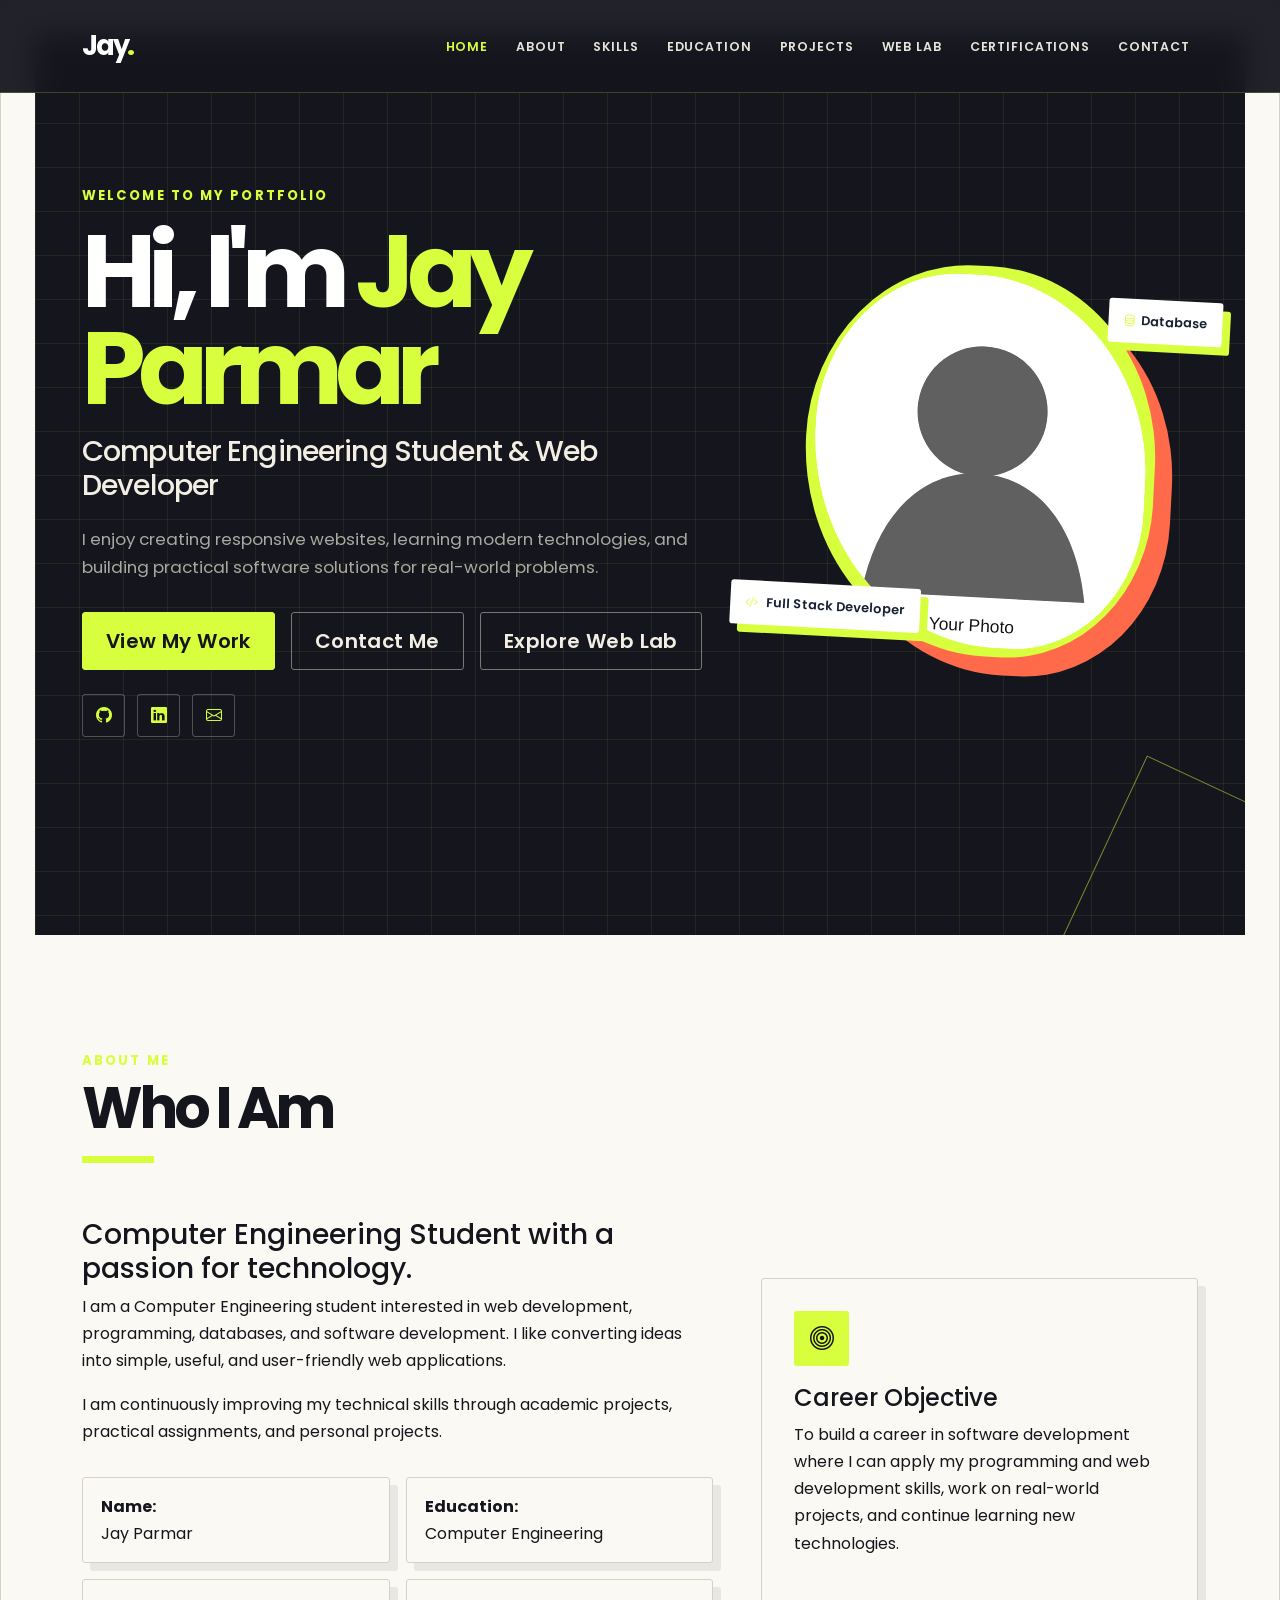
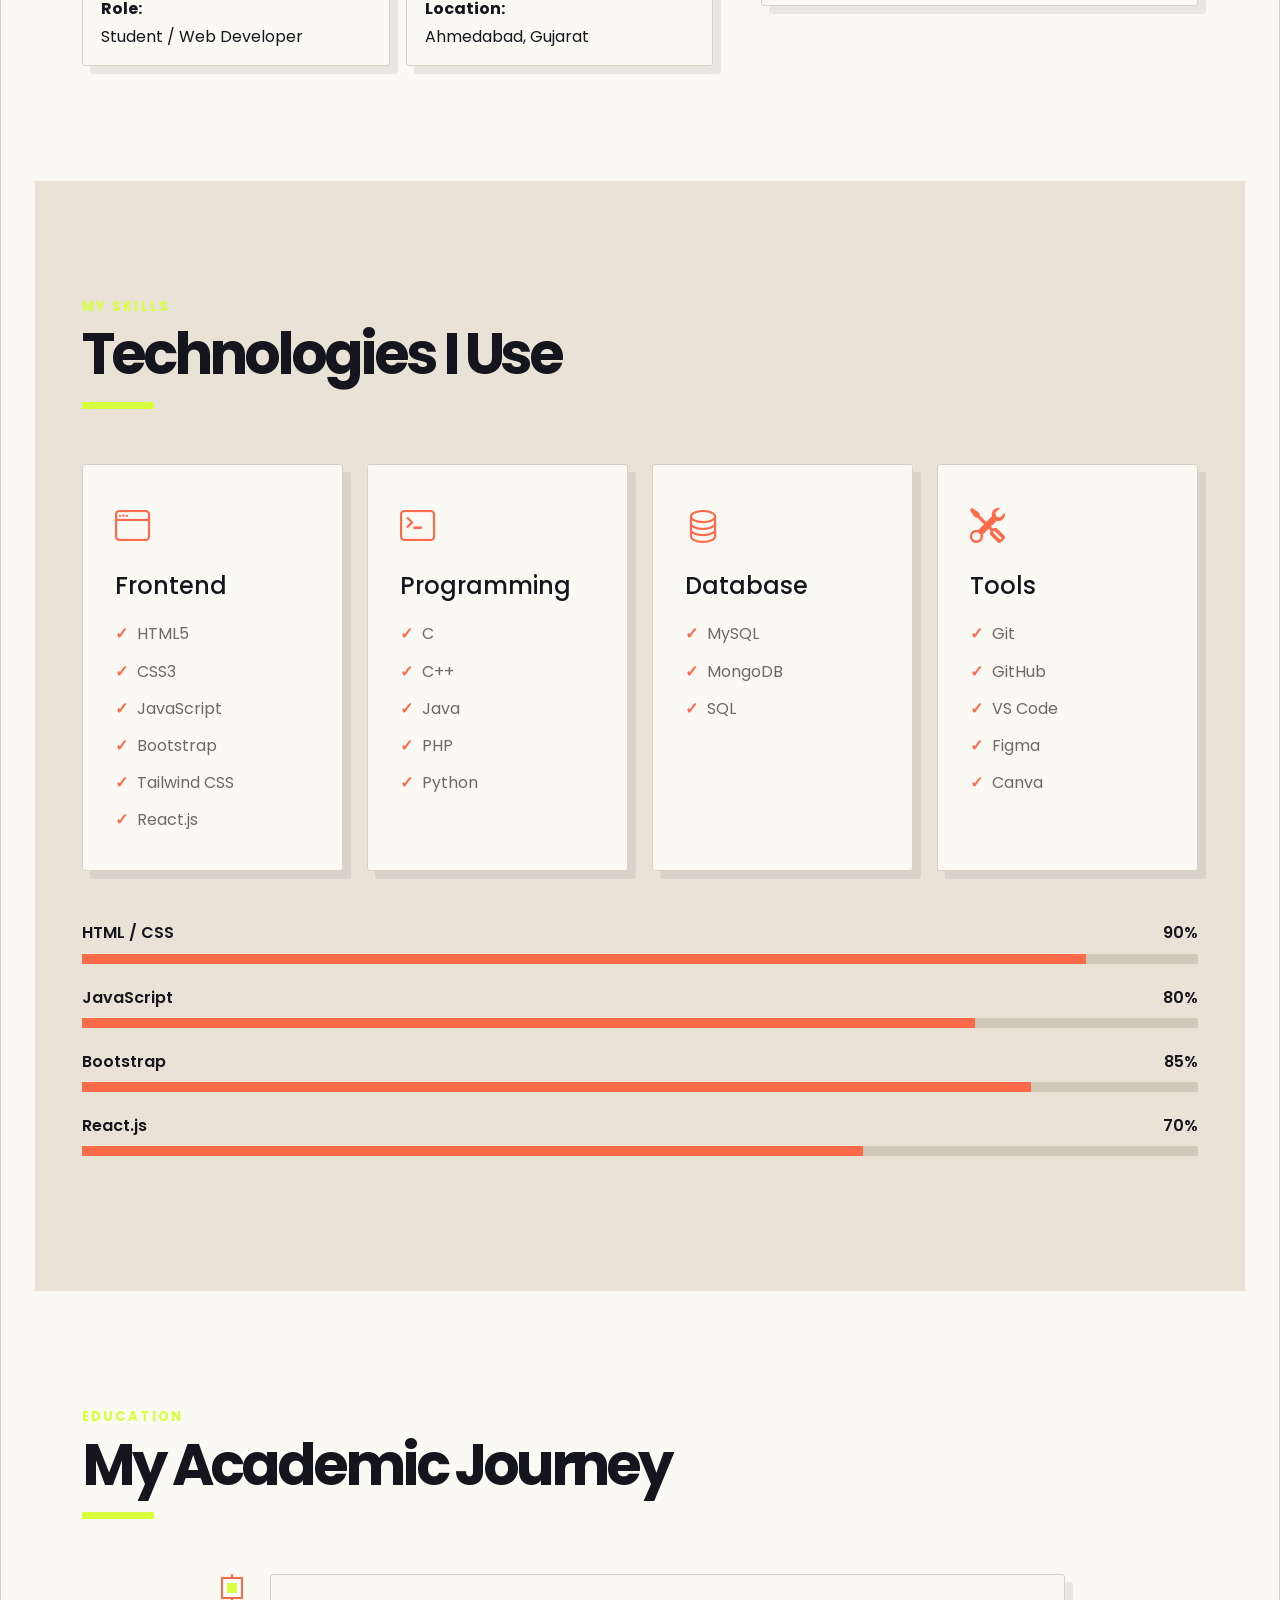
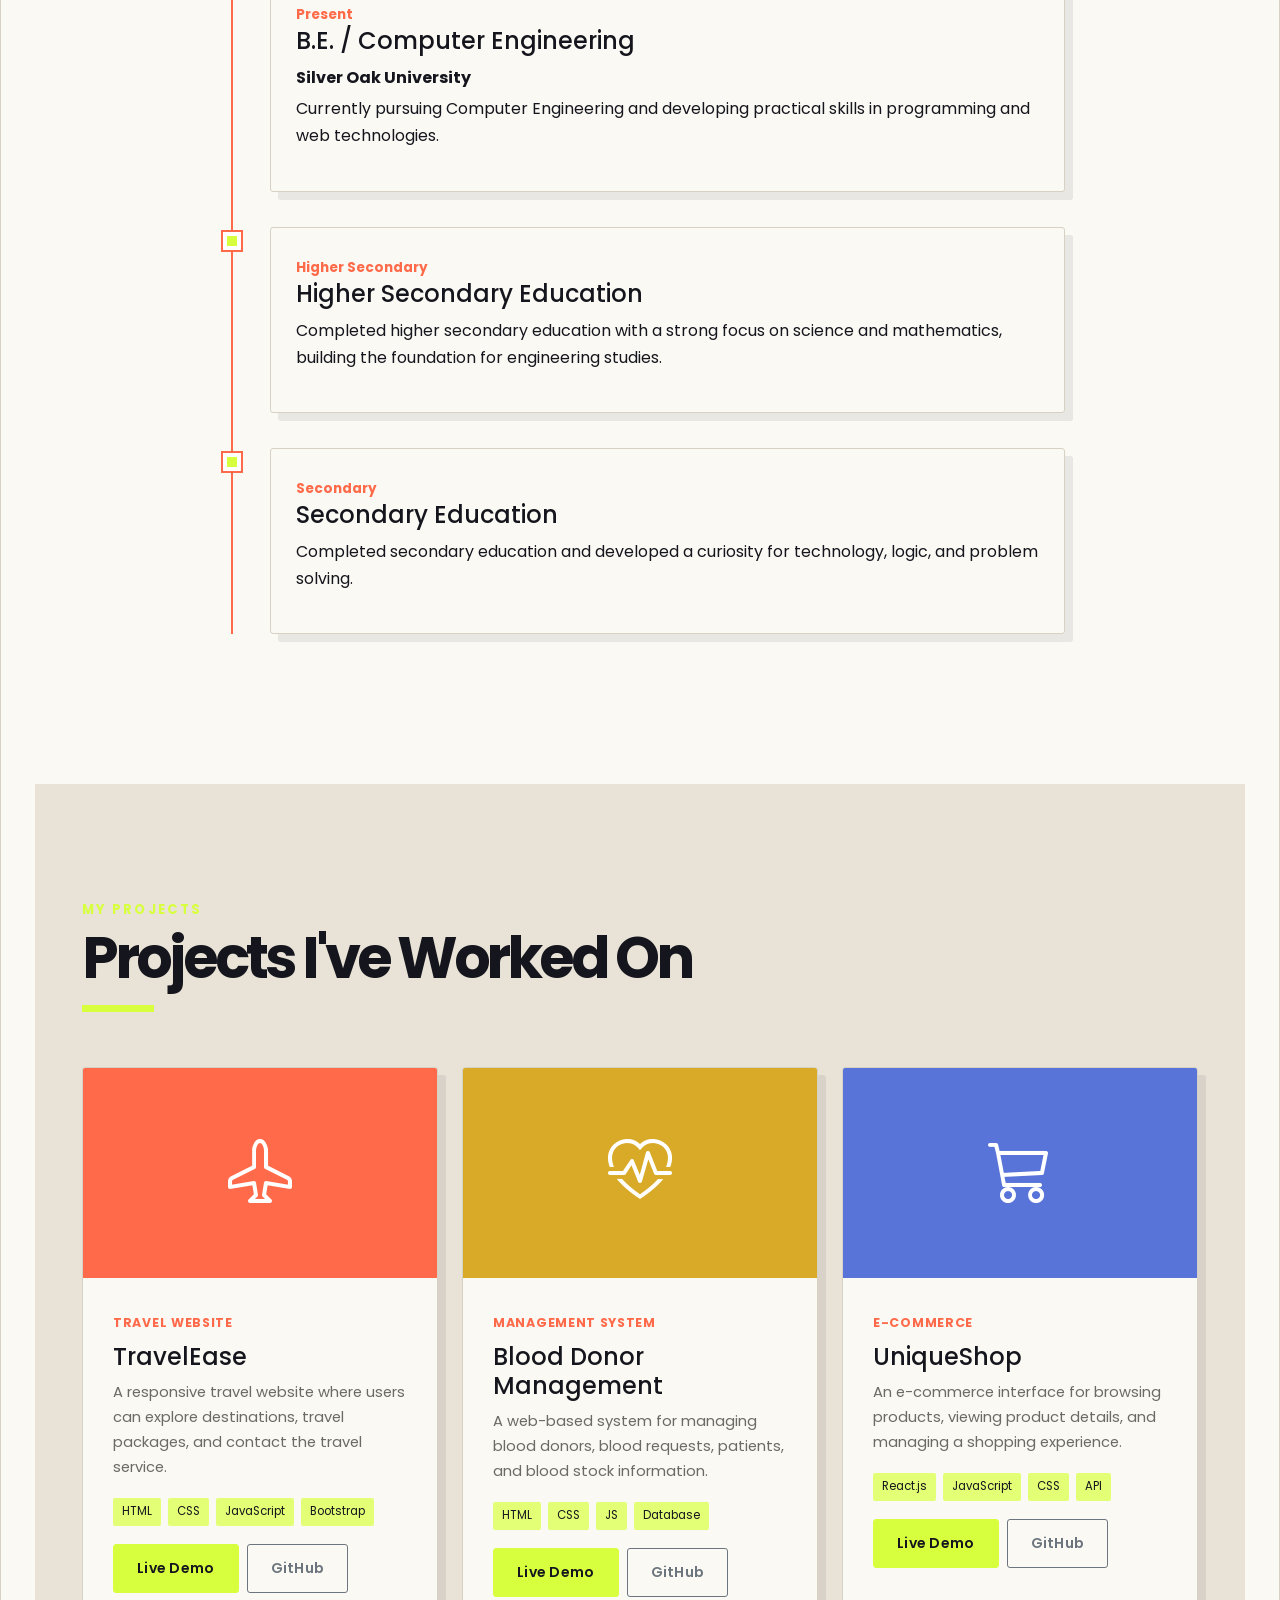
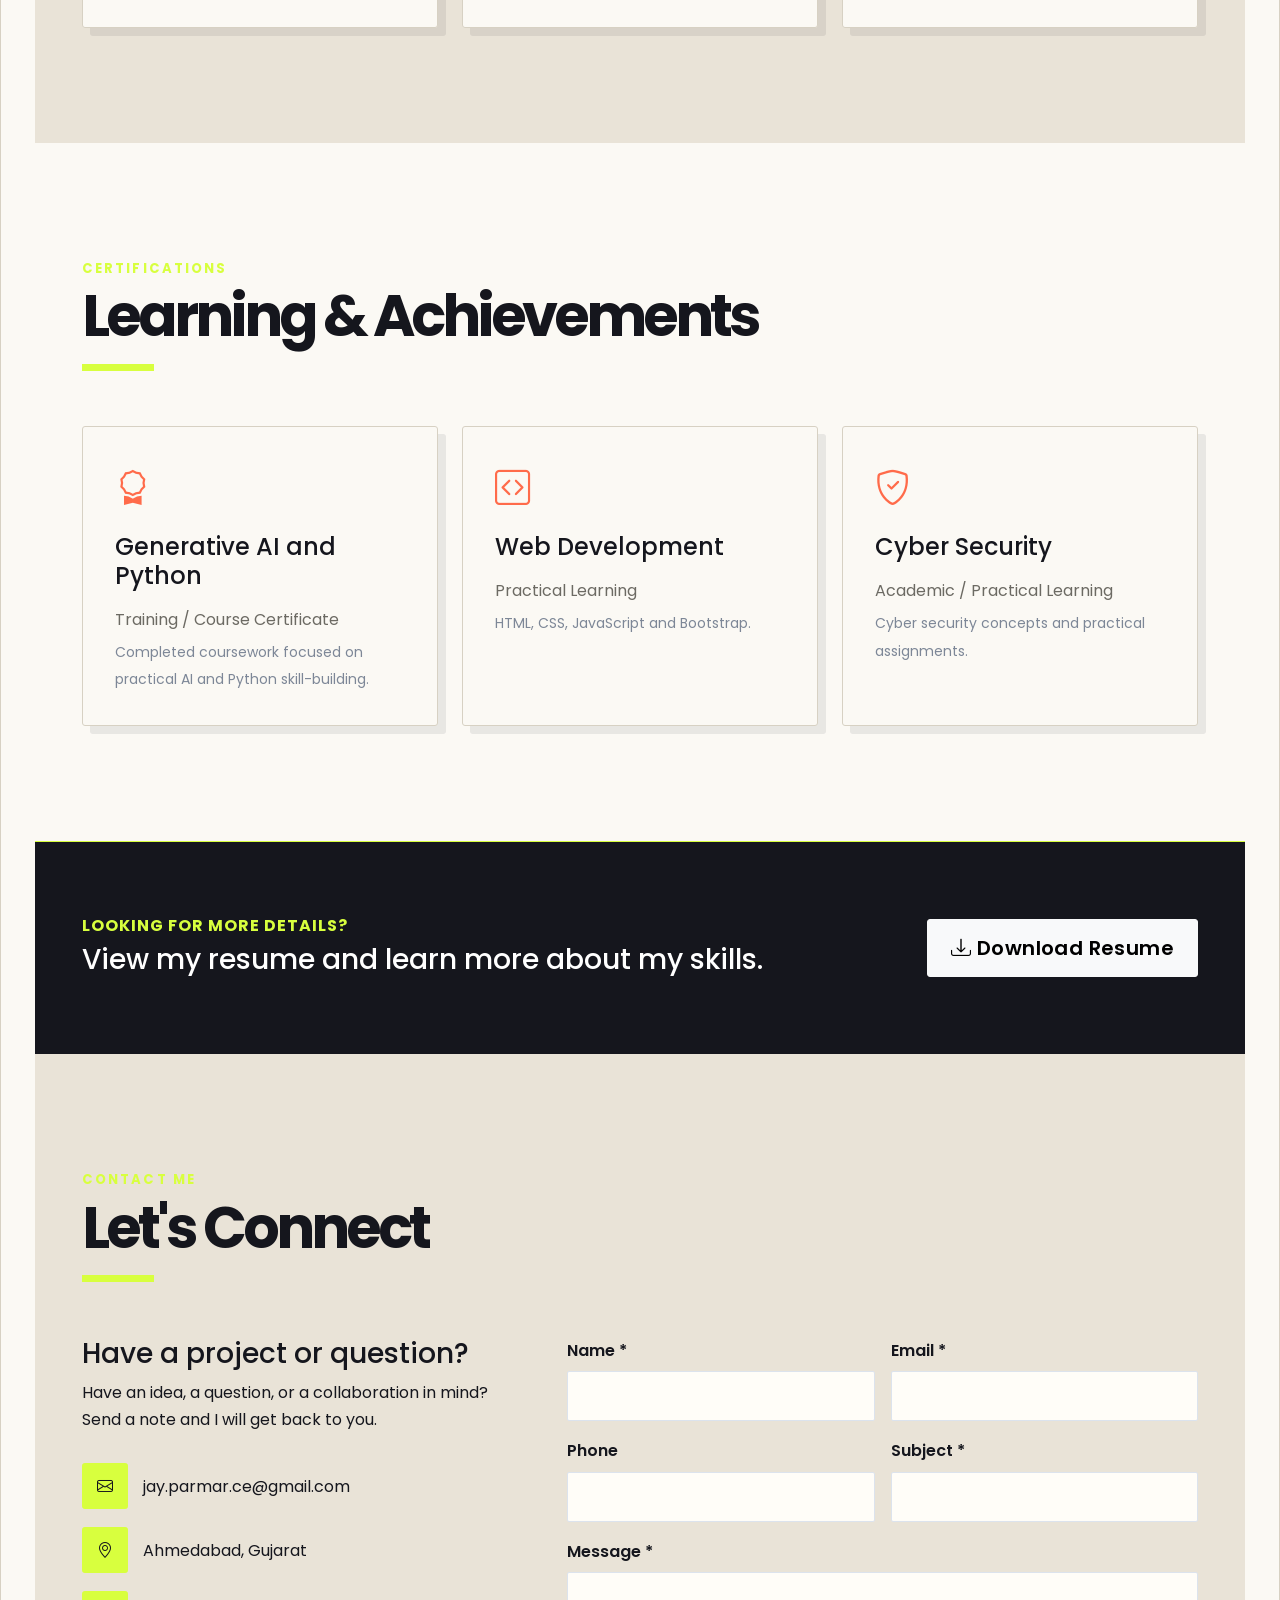
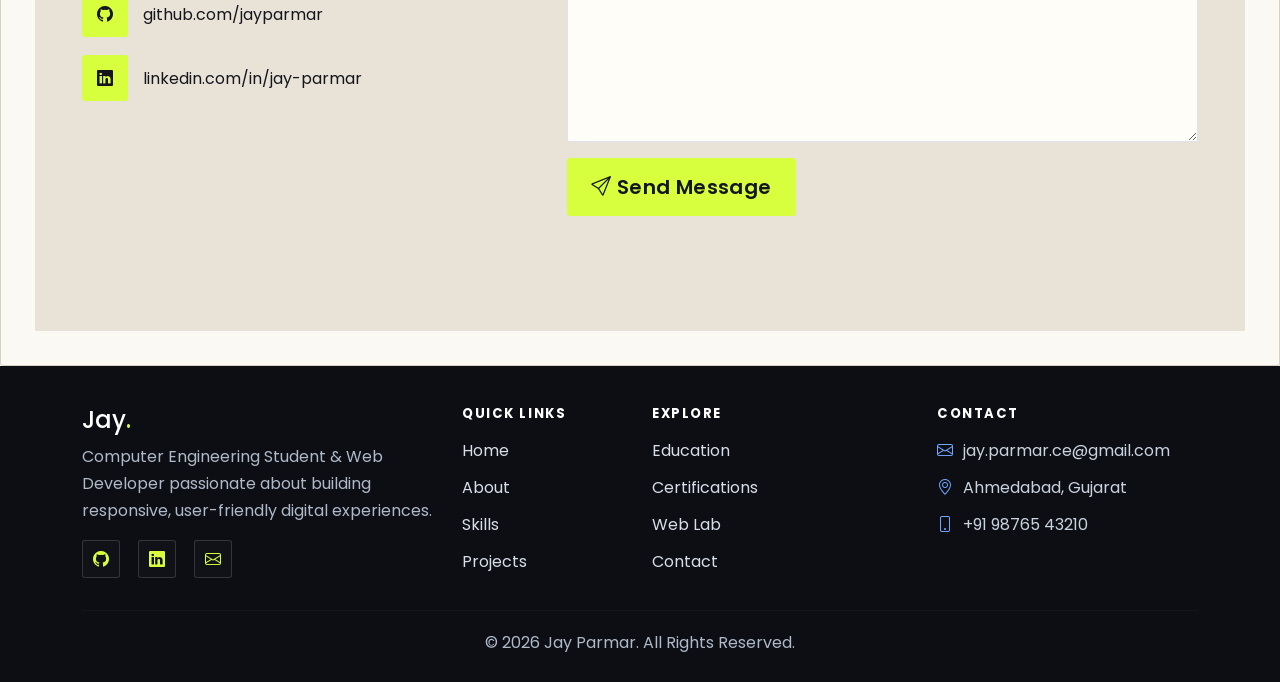
<file: index.html>
<!DOCTYPE html>
<html lang="en">

<head>
  <meta charset="UTF-8">
  <meta name="viewport" content="width=device-width, initial-scale=1.0">
  <meta name="description" content="Jay Parmar - Computer Engineering Student and Web Developer Portfolio">
  <title>Jay Parmar | Portfolio</title>

  <link rel="preconnect" href="https://fonts.googleapis.com">
  <link rel="preconnect" href="https://fonts.gstatic.com" crossorigin>
  <link href="https://fonts.googleapis.com/css2?family=Poppins:wght@300;400;500;600;700&display=swap" rel="stylesheet">

  <link href="https://cdn.jsdelivr.net/npm/bootstrap@5.3.3/dist/css/bootstrap.min.css" rel="stylesheet">
  <link href="https://cdn.jsdelivr.net/npm/bootstrap-icons@1.11.3/font/bootstrap-icons.css" rel="stylesheet">
  <link rel="stylesheet" href="css/style.css">
</head>
<form id="contactForm" class="contact-form" action="submit_contact.php" method="POST">

  <body class="home-page">
    <!-- Navbar -->
    <nav class="navbar navbar-expand-lg navbar-dark fixed-top custom-navbar">
      <div class="container">
        <a class="navbar-brand fw-bold" href="#home">Jay<span>.</span></a>

        <button class="navbar-toggler" type="button" data-bs-toggle="collapse" data-bs-target="#mainNav"
          aria-controls="mainNav" aria-expanded="false" aria-label="Toggle navigation">
          <span class="navbar-toggler-icon"></span>
        </button>

        <div class="collapse navbar-collapse" id="mainNav">
          <ul class="navbar-nav ms-auto align-items-lg-center">
            <li class="nav-item"><a class="nav-link active" href="index.html">Home</a></li>
            <li class="nav-item"><a class="nav-link" href="about.html">About</a></li>
            <li class="nav-item"><a class="nav-link" href="skills.html">Skills</a></li>
            <li class="nav-item"><a class="nav-link" href="education.html">Education</a></li>
            <li class="nav-item"><a class="nav-link" href="projects.html">Projects</a></li>
            <li class="nav-item"><a class="nav-link" href="lab.html">Web Lab</a></li>
            <li class="nav-item"><a class="nav-link" href="certifications.html">Certifications</a></li>
            <li class="nav-item"><a class="nav-link" href="contact.html">Contact</a></li>
          </ul>
        </div>
      </div>
    </nav>

    <!-- Home -->
    <section id="home" class="hero-section">
      <div class="container">
        <div class="row align-items-center min-vh-100 g-5">
          <div class="col-lg-7">
            <p class="eyebrow mb-3">WELCOME TO MY PORTFOLIO</p>
            <h1>Hi, I'm <span>Jay Parmar</span></h1>
            <h2 class="hero-role">Computer Engineering Student & Web Developer</h2>
            <p class="hero-text">
              I enjoy creating responsive websites, learning modern technologies,
              and building practical software solutions for real-world problems.
            </p>

            <div class="d-flex flex-wrap gap-3">
              <a href="projects.html" class="btn btn-primary btn-lg">View My Work</a>
              <a href="contact.html" class="btn btn-outline-light btn-lg">Contact Me</a>
              <a href="lab.html" class="btn btn-outline-light btn-lg">Explore Web Lab</a>
            </div>

            <div class="social-links mt-4">
              <a href="https://github.com/jayparmar" target="_blank" rel="noopener" aria-label="GitHub"><i
                  class="bi bi-github"></i></a>
              <a href="https://www.linkedin.com/in/jay-parmar" target="_blank" rel="noopener" aria-label="LinkedIn"><i
                  class="bi bi-linkedin"></i></a>
              <a href="mailto:jay.parmar.ce@gmail.com" aria-label="Email"><i class="bi bi-envelope"></i></a>
            </div>
          </div>

          <div class="col-lg-5 text-center">
            <div class="profile-wrapper">
              <div class="profile-circle">
                <img src="images/profile-placeholder.svg" alt="Jay Parmar profile placeholder">
              </div>
              <div class="floating-card card-one"><i class="bi bi-code-slash"></i> Full Stack Developer</div>
              <div class="floating-card card-two"><i class="bi bi-database"></i>Database</div>
            </div>
          </div>
        </div>
      </div>
    </section>

    <!-- About -->
    <section id="about" class="section-padding">
      <div class="container">
        <div class="section-heading">
          <p>ABOUT ME</p>
          <h2>Who I Am</h2>
        </div>

        <div class="row g-5 align-items-center">
          <div class="col-lg-7">
            <h3>Computer Engineering Student with a passion for technology.</h3>
            <p>
              I am a Computer Engineering student interested in web development,
              programming, databases, and software development. I like converting
              ideas into simple, useful, and user-friendly web applications.
            </p>
            <p>
              I am continuously improving my technical skills through academic
              projects, practical assignments, and personal projects.
            </p>

            <div class="row g-3 mt-3">
              <div class="col-sm-6">
                <div class="info-box"><strong>Name:</strong><br>Jay Parmar</div>
              </div>
              <div class="col-sm-6">
                <div class="info-box"><strong>Education:</strong><br>Computer Engineering</div>
              </div>
              <div class="col-sm-6">
                <div class="info-box"><strong>Role:</strong><br>Student / Web Developer</div>
              </div>
              <div class="col-sm-6">
                <div class="info-box"><strong>Location:</strong><br>Ahmedabad, Gujarat</div>
              </div>
            </div>
          </div>

          <div class="col-lg-5">
            <div class="objective-card">
              <i class="bi bi-bullseye"></i>
              <h4>Career Objective</h4>
              <p>
                To build a career in software development where I can apply my
                programming and web development skills, work on real-world
                projects, and continue learning new technologies.
              </p>
            </div>
          </div>
        </div>
      </div>
    </section>

    <!-- Skills -->
    <section id="skills" class="section-padding light-section">
      <div class="container">
        <div class="section-heading">
          <p>MY SKILLS</p>
          <h2>Technologies I Use</h2>
        </div>

        <div class="row g-4">
          <div class="col-md-6 col-lg-3">
            <div class="skill-card">
              <i class="bi bi-window"></i>
              <h4>Frontend</h4>
              <ul>
                <li>HTML5</li>
                <li>CSS3</li>
                <li>JavaScript</li>
                <li>Bootstrap</li>
                <li>Tailwind CSS</li>
                <li>React.js</li>
              </ul>
            </div>
          </div>

          <div class="col-md-6 col-lg-3">
            <div class="skill-card">
              <i class="bi bi-terminal"></i>
              <h4>Programming</h4>
              <ul>
                <li>C</li>
                <li>C++</li>
                <li>Java</li>
                <li>PHP</li>
                <li>Python</li>
              </ul>
            </div>
          </div>

          <div class="col-md-6 col-lg-3">
            <div class="skill-card">
              <i class="bi bi-database"></i>
              <h4>Database</h4>
              <ul>
                <li>MySQL</li>
                <li>MongoDB</li>
                <li>SQL</li>
              </ul>
            </div>
          </div>

          <div class="col-md-6 col-lg-3">
            <div class="skill-card">
              <i class="bi bi-tools"></i>
              <h4>Tools</h4>
              <ul>
                <li>Git</li>
                <li>GitHub</li>
                <li>VS Code</li>
                <li>Figma</li>
                <li>Canva</li>
              </ul>
            </div>
          </div>
        </div>

        <div class="skills-progress mt-5">
          <div class="progress-item">
            <div><span>HTML / CSS</span><span>90%</span></div>
            <div class="progress">
              <div class="progress-bar" style="width:90%"></div>
            </div>
          </div>
          <div class="progress-item">
            <div><span>JavaScript</span><span>80%</span></div>
            <div class="progress">
              <div class="progress-bar" style="width:80%"></div>
            </div>
          </div>
          <div class="progress-item">
            <div><span>Bootstrap</span><span>85%</span></div>
            <div class="progress">
              <div class="progress-bar" style="width:85%"></div>
            </div>
          </div>
          <div class="progress-item">
            <div><span>React.js</span><span>70%</span></div>
            <div class="progress">
              <div class="progress-bar" style="width:70%"></div>
            </div>
          </div>
        </div>
      </div>
    </section>

    <!-- Education -->
    <section id="education" class="section-padding">
      <div class="container">
        <div class="section-heading">
          <p>EDUCATION</p>
          <h2>My Academic Journey</h2>
        </div>

        <div class="timeline">
          <div class="timeline-item">
            <div class="timeline-dot"></div>
            <div class="timeline-content">
              <span class="timeline-year">Present</span>
              <h4>B.E. / Computer Engineering</h4>
              <p class="mb-1"><strong>Silver Oak University</strong></p>
              <p>Currently pursuing Computer Engineering and developing practical skills in programming and web
                technologies.</p>
            </div>
          </div>

          <div class="timeline-item">
            <div class="timeline-dot"></div>
            <div class="timeline-content">
              <span class="timeline-year">Higher Secondary</span>
              <h4>Higher Secondary Education</h4>
              <p>Completed higher secondary education with a strong focus on science and mathematics, building the
                foundation for engineering studies.</p>
            </div>
          </div>

          <div class="timeline-item">
            <div class="timeline-dot"></div>
            <div class="timeline-content">
              <span class="timeline-year">Secondary</span>
              <h4>Secondary Education</h4>
              <p>Completed secondary education and developed a curiosity for technology, logic, and problem solving.</p>
            </div>
          </div>
        </div>
      </div>
    </section>

    <!-- Projects -->
    <section id="projects" class="section-padding light-section">
      <div class="container">
        <div class="section-heading">
          <p>MY PROJECTS</p>
          <h2>Projects I've Worked On</h2>
        </div>

        <div class="row g-4">
          <div class="col-md-6 col-lg-4">
            <div class="project-card">
              <div class="project-image project-travel"><i class="bi bi-airplane"></i></div>
              <div class="project-body">
                <span class="project-tag">Travel Website</span>
                <h4>TravelEase</h4>
                <p>A responsive travel website where users can explore destinations, travel packages, and contact the
                  travel service.</p>
                <div class="tech-list"><span>HTML</span><span>CSS</span><span>JavaScript</span><span>Bootstrap</span>
                </div>
                <div class="project-links"><a href="#" class="btn btn-sm btn-primary">Live Demo</a><a href="#"
                    class="btn btn-sm btn-outline-secondary">GitHub</a></div>
              </div>
            </div>
          </div>

          <div class="col-md-6 col-lg-4">
            <div class="project-card">
              <div class="project-image project-blood"><i class="bi bi-heart-pulse"></i></div>
              <div class="project-body">
                <span class="project-tag">Management System</span>
                <h4>Blood Donor Management</h4>
                <p>A web-based system for managing blood donors, blood requests, patients, and blood stock information.
                </p>
                <div class="tech-list"><span>HTML</span><span>CSS</span><span>JS</span><span>Database</span></div>
                <div class="project-links"><a href="#" class="btn btn-sm btn-primary">Live Demo</a><a href="#"
                    class="btn btn-sm btn-outline-secondary">GitHub</a></div>
              </div>
            </div>
          </div>

          <div class="col-md-6 col-lg-4">
            <div class="project-card">
              <div class="project-image project-shop"><i class="bi bi-cart3"></i></div>
              <div class="project-body">
                <span class="project-tag">E-Commerce</span>
                <h4>UniqueShop</h4>
                <p>An e-commerce interface for browsing products, viewing product details, and managing a shopping
                  experience.</p>
                <div class="tech-list"><span>React.js</span><span>JavaScript</span><span>CSS</span><span>API</span>
                </div>
                <div class="project-links"><a href="#" class="btn btn-sm btn-primary">Live Demo</a><a href="#"
                    class="btn btn-sm btn-outline-secondary">GitHub</a></div>
              </div>
            </div>
          </div>
        </div>
      </div>
    </section>

    <!-- Certifications -->
    <section id="certifications" class="section-padding">
      <div class="container">
        <div class="section-heading">
          <p>CERTIFICATIONS</p>
          <h2>Learning & Achievements</h2>
        </div>

        <div class="row g-4">
          <div class="col-md-6 col-lg-4">
            <div class="certificate-card">
              <i class="bi bi-award"></i>
              <h4>Generative AI and Python</h4>
              <p>Training / Course Certificate</p>
              <small>Completed coursework focused on practical AI and Python skill-building.</small>
            </div>
          </div>
          <div class="col-md-6 col-lg-4">
            <div class="certificate-card">
              <i class="bi bi-code-square"></i>
              <h4>Web Development</h4>
              <p>Practical Learning</p>
              <small>HTML, CSS, JavaScript and Bootstrap.</small>
            </div>
          </div>
          <div class="col-md-6 col-lg-4">
            <div class="certificate-card">
              <i class="bi bi-shield-check"></i>
              <h4>Cyber Security</h4>
              <p>Academic / Practical Learning</p>
              <small>Cyber security concepts and practical assignments.</small>
            </div>
          </div>
        </div>
      </div>
    </section>

    <!-- Resume -->
    <section class="resume-section">
      <div class="container">
        <div class="resume-box">
          <div>
            <p class="mb-1">LOOKING FOR MORE DETAILS?</p>
            <h3>View my resume and learn more about my skills.</h3>
          </div>
          <a href="#" class="btn btn-light btn-lg"><i class="bi bi-download"></i> Download Resume</a>
        </div>
      </div>
    </section>

    <!-- Contact -->
    <section id="contact" class="section-padding light-section">
      <div class="container">
        <div class="section-heading">
          <p>CONTACT ME</p>
          <h2>Let's Connect</h2>
        </div>

        <div class="row g-5">
          <div class="col-lg-5">
            <h3>Have a project or question?</h3>
            <p>
              Have an idea, a question, or a collaboration in mind? Send a note
              and I will get back to you.
            </p>

            <div class="contact-info">
              <div><i class="bi bi-envelope"></i><span>jay.parmar.ce@gmail.com</span></div>
              <div><i class="bi bi-geo-alt"></i><span>Ahmedabad, Gujarat</span></div>
              <div><i class="bi bi-github"></i><span>github.com/jayparmar</span></div>
              <div><i class="bi bi-linkedin"></i><span>linkedin.com/in/jay-parmar</span></div>
            </div>
          </div>

          <div class="col-lg-7">
            <form id="contactForm" class="contact-form">
              <div id="formMessage" class="alert d-none" role="alert"></div>

              <div class="row g-3">
                <div class="col-md-6">
                  <label for="name">Name *</label>
                  <input type="text" id="name" name="name" class="form-control" required>
                </div>
                <div class="col-md-6">
                  <label for="email">Email *</label>
                  <input type="email" id="email" name="email" class="form-control" required>
                </div>
                <div class="col-md-6">
                  <label for="phone">Phone</label>
                  <input type="text" id="phone" name="phone" class="form-control">
                </div>
                <div class="col-md-6">
                  <label for="subject">Subject *</label>
                  <input type="text" id="subject" name="subject" class="form-control" required>
                </div>
                <div class="col-12">
                  <label for="message">Message *</label>
                  <textarea id="message" name="message" rows="6" class="form-control" required></textarea>
                </div>
                <div class="col-12">
                  <button type="submit" class="btn btn-primary btn-lg">
                    <i class="bi bi-send"></i> Send Message
                  </button>
                </div>
              </div>
            </form>
          </div>
        </div>
      </div>
    </section>

    <!-- Footer -->
    <footer class="footer">
      <div class="container">
        <div class="footer-grid row g-4">
          <div class="col-lg-4">
            <h4>Jay<span>.</span></h4>
            <p class="mb-3">Computer Engineering Student &amp; Web Developer passionate about building responsive,
              user-friendly digital experiences.</p>
            <div class="social-links footer-socials">
              <a href="https://github.com/jayparmar" target="_blank" rel="noopener" aria-label="GitHub"><i
                  class="bi bi-github"></i></a>
              <a href="https://www.linkedin.com/in/jay-parmar" target="_blank" rel="noopener" aria-label="LinkedIn"><i
                  class="bi bi-linkedin"></i></a>
              <a href="mailto:jay.parmar.ce@gmail.com" aria-label="Email"><i class="bi bi-envelope"></i></a>
            </div>
          </div>

          <div class="col-lg-2 col-md-4">
            <h6 class="footer-title">Quick Links</h6>
            <ul class="footer-links-list">
              <li><a href="index.html">Home</a></li>
              <li><a href="about.html">About</a></li>
              <li><a href="skills.html">Skills</a></li>
              <li><a href="projects.html">Projects</a></li>
            </ul>
          </div>

          <div class="col-lg-3 col-md-4">
            <h6 class="footer-title">Explore</h6>
            <ul class="footer-links-list">
              <li><a href="education.html">Education</a></li>
              <li><a href="certifications.html">Certifications</a></li>
              <li><a href="lab.html">Web Lab</a></li>
              <li><a href="contact.html">Contact</a></li>
            </ul>
          </div>

          <div class="col-lg-3 col-md-4">
            <h6 class="footer-title">Contact</h6>
            <ul class="footer-contact-list">
              <li><i class="bi bi-envelope"></i> jay.parmar.ce@gmail.com</li>
              <li><i class="bi bi-geo-alt"></i> Ahmedabad, Gujarat</li>
              <li><i class="bi bi-phone"></i> +91 98765 43210</li>
            </ul>
          </div>
        </div>

        <hr>
        <p class="text-center mb-0">© <span id="year"></span> Jay Parmar. All Rights Reserved.</p>
      </div>
    </footer>

    <button id="backToTop" class="back-to-top" aria-label="Back to top"><i class="bi bi-arrow-up"></i></button>

    <script src="https://cdn.jsdelivr.net/npm/bootstrap@5.3.3/dist/js/bootstrap.bundle.min.js"></script>
    <script src="js/script.js"></script>
  </body>

</html>
</file>
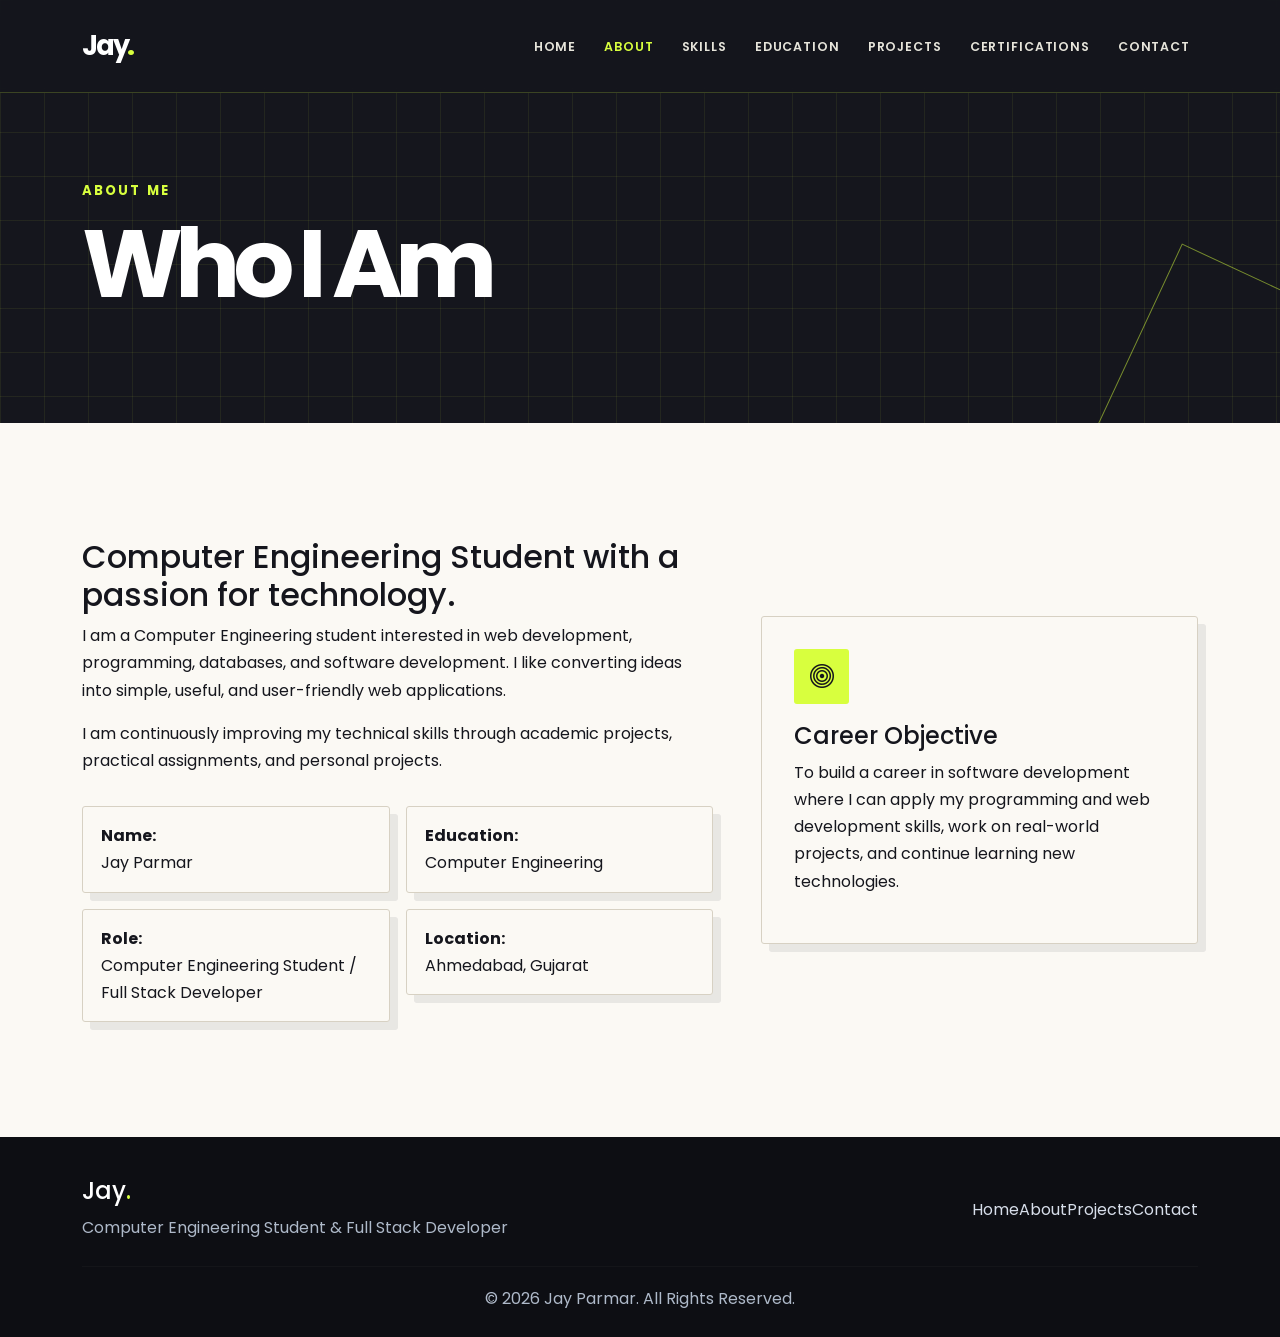
<file: about.html>
<!DOCTYPE html>
<html lang="en">

<head>
    <meta charset="UTF-8">
    <meta name="viewport" content="width=device-width, initial-scale=1.0">
    <meta name="description" content="About Jay Parmar, Computer Engineering Student and Web Developer">
    <title>About | Jay Parmar</title>
    <link rel="preconnect" href="https://fonts.googleapis.com">
    <link rel="preconnect" href="https://fonts.gstatic.com" crossorigin>
    <link href="https://fonts.googleapis.com/css2?family=Poppins:wght@300;400;500;600;700&display=swap"
        rel="stylesheet">
    <link href="https://cdn.jsdelivr.net/npm/bootstrap@5.3.3/dist/css/bootstrap.min.css" rel="stylesheet">
    <link href="https://cdn.jsdelivr.net/npm/bootstrap-icons@1.11.3/font/bootstrap-icons.css" rel="stylesheet">
    <link rel="stylesheet" href="css/style.css">
</head>

<body>
    <nav class="navbar navbar-expand-lg navbar-dark fixed-top custom-navbar">
        <div class="container"><a class="navbar-brand fw-bold" href="index.html">Jay<span>.</span></a><button
                class="navbar-toggler" type="button" data-bs-toggle="collapse" data-bs-target="#mainNav"
                aria-controls="mainNav" aria-expanded="false" aria-label="Toggle navigation"><span
                    class="navbar-toggler-icon"></span></button>
            <div class="collapse navbar-collapse" id="mainNav">
                <ul class="navbar-nav ms-auto align-items-lg-center">
                    <li class="nav-item"><a class="nav-link" href="index.html">Home</a></li>
                    <li class="nav-item"><a class="nav-link active" href="about.html">About</a></li>
                    <li class="nav-item"><a class="nav-link" href="skills.html">Skills</a></li>
                    <li class="nav-item"><a class="nav-link" href="education.html">Education</a></li>
                    <li class="nav-item"><a class="nav-link" href="projects.html">Projects</a></li>
                    <li class="nav-item"><a class="nav-link" href="certifications.html">Certifications</a></li>
                    <li class="nav-item"><a class="nav-link" href="contact.html">Contact</a></li>
                </ul>
            </div>
        </div>
    </nav>
    <header class="page-header">
        <div class="container">
            <p class="eyebrow">ABOUT ME</p>
            <h1>Who I Am</h1>
        </div>
    </header>
    <main class="section-padding">
        <div class="container">
            <div class="row g-5 align-items-center">
                <div class="col-lg-7">
                    <h2>Computer Engineering Student with a passion for technology.</h2>
                    <p>I am a Computer Engineering student interested in web development, programming, databases, and
                        software development. I like converting ideas into simple, useful, and user-friendly web
                        applications.</p>
                    <p>I am continuously improving my technical skills through academic projects, practical assignments,
                        and personal projects.</p>
                    <div class="row g-3 mt-3">
                        <div class="col-sm-6">
                            <div class="info-box"><strong>Name:</strong><br>Jay Parmar</div>
                        </div>
                        <div class="col-sm-6">
                            <div class="info-box"><strong>Education:</strong><br>Computer Engineering</div>
                        </div>
                        <div class="col-sm-6">
                            <div class="info-box"><strong>Role:</strong><br>Computer Engineering Student /  Full Stack
                                Developer</div>
                        </div>
                        <div class="col-sm-6">
                            <div class="info-box"><strong>Location:</strong><br>Ahmedabad, Gujarat</div>
                        </div>
                    </div>
                </div>
                <div class="col-lg-5">
                    <div class="objective-card"><i class="bi bi-bullseye"></i>
                        <h4>Career Objective</h4>
                        <p>To build a career in software development where I can apply my programming and web
                            development skills, work on real-world projects, and continue learning new technologies.</p>
                    </div>
                </div>
            </div>
        </div>
    </main>
    <footer class="footer">
        <div class="container">
            <div class="row g-4 align-items-center">
                <div class="col-md-6">
                    <h4>Jay<span>.</span></h4>
                    <p class="mb-0">Computer Engineering Student &amp; Full Stack Developer</p>
                </div>
                <div class="col-md-6 text-md-end">
                    <div class="footer-links"><a href="index.html">Home</a><a href="about.html">About</a><a
                            href="projects.html">Projects</a><a href="contact.html">Contact</a></div>
                </div>
            </div>
            <hr>
            <p class="text-center mb-0">&copy; <span id="year"></span> Jay Parmar. All Rights Reserved.</p>
        </div>
    </footer>
    <script src="https://cdn.jsdelivr.net/npm/bootstrap@5.3.3/dist/js/bootstrap.bundle.min.js"></script>
    <script src="js/script.js"></script>
</body>

</html>
</file>
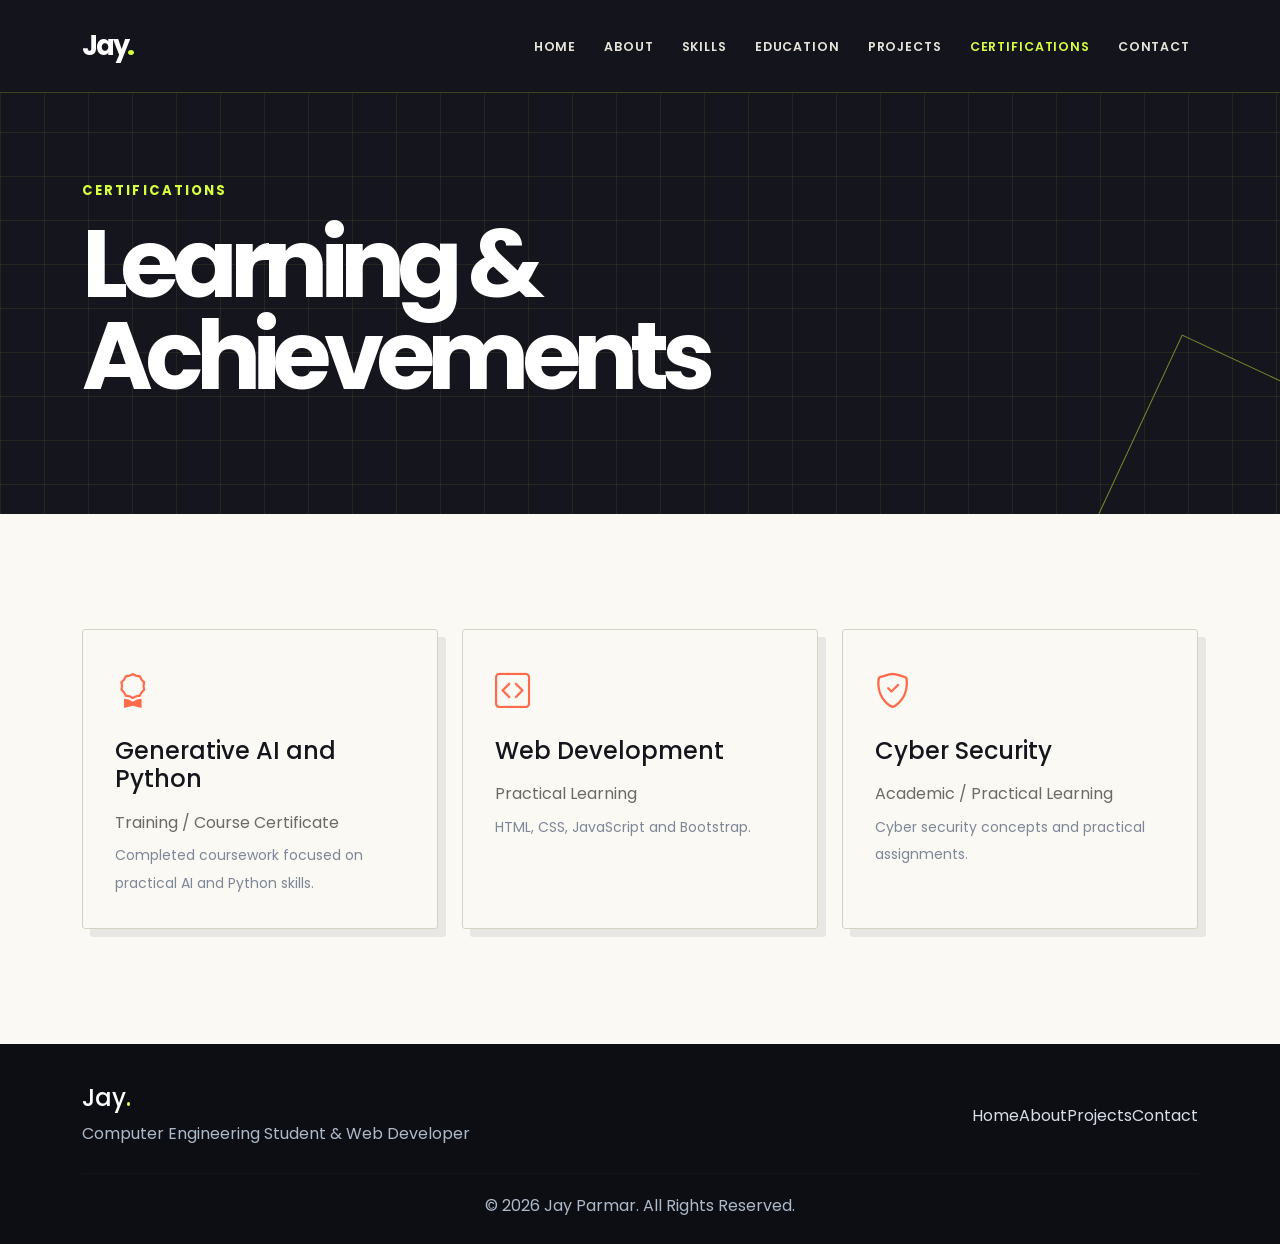
<file: certifications.html>
<!DOCTYPE html>
<html lang="en">

<head>
    <meta charset="UTF-8">
    <meta name="viewport" content="width=device-width, initial-scale=1.0">
    <meta name="description" content="Jay Parmar's certifications and achievements">
    <title>Certifications | Jay Parmar</title>
    <link rel="preconnect" href="https://fonts.googleapis.com">
    <link rel="preconnect" href="https://fonts.gstatic.com" crossorigin>
    <link href="https://fonts.googleapis.com/css2?family=Poppins:wght@300;400;500;600;700&display=swap"
        rel="stylesheet">
    <link href="https://cdn.jsdelivr.net/npm/bootstrap@5.3.3/dist/css/bootstrap.min.css" rel="stylesheet">
    <link href="https://cdn.jsdelivr.net/npm/bootstrap-icons@1.11.3/font/bootstrap-icons.css" rel="stylesheet">
    <link rel="stylesheet" href="css/style.css">
</head>

<body>
    <nav class="navbar navbar-expand-lg navbar-dark fixed-top custom-navbar">
        <div class="container"><a class="navbar-brand fw-bold" href="index.html">Jay<span>.</span></a><button
                class="navbar-toggler" type="button" data-bs-toggle="collapse" data-bs-target="#mainNav"
                aria-controls="mainNav" aria-expanded="false" aria-label="Toggle navigation"><span
                    class="navbar-toggler-icon"></span></button>
            <div class="collapse navbar-collapse" id="mainNav">
                <ul class="navbar-nav ms-auto align-items-lg-center">
                    <li class="nav-item"><a class="nav-link" href="index.html">Home</a></li>
                    <li class="nav-item"><a class="nav-link" href="about.html">About</a></li>
                    <li class="nav-item"><a class="nav-link" href="skills.html">Skills</a></li>
                    <li class="nav-item"><a class="nav-link" href="education.html">Education</a></li>
                    <li class="nav-item"><a class="nav-link" href="projects.html">Projects</a></li>
                    <li class="nav-item"><a class="nav-link active" href="certifications.html">Certifications</a></li>
                    <li class="nav-item"><a class="nav-link" href="contact.html">Contact</a></li>
                </ul>
            </div>
        </div>
    </nav>
    <header class="page-header">
        <div class="container">
            <p class="eyebrow">CERTIFICATIONS</p>
            <h1>Learning &amp; Achievements</h1>
        </div>
    </header>
    <main class="section-padding">
        <div class="container">
            <div class="row g-4">
                <div class="col-md-6 col-lg-4">
                    <div class="certificate-card"><i class="bi bi-award"></i>
                        <h4>Generative AI and Python</h4>
                        <p>Training / Course Certificate</p><small>Completed coursework focused on practical AI and
                            Python skills.</small>
                    </div>
                </div>
                <div class="col-md-6 col-lg-4">
                    <div class="certificate-card"><i class="bi bi-code-square"></i>
                        <h4>Web Development</h4>
                        <p>Practical Learning</p><small>HTML, CSS, JavaScript and Bootstrap.</small>
                    </div>
                </div>
                <div class="col-md-6 col-lg-4">
                    <div class="certificate-card"><i class="bi bi-shield-check"></i>
                        <h4>Cyber Security</h4>
                        <p>Academic / Practical Learning</p><small>Cyber security concepts and practical
                            assignments.</small>
                    </div>
                </div>
            </div>
        </div>
    </main>
    <footer class="footer">
        <div class="container">
            <div class="row g-4 align-items-center">
                <div class="col-md-6">
                    <h4>Jay<span>.</span></h4>
                    <p class="mb-0">Computer Engineering Student &amp; Web Developer</p>
                </div>
                <div class="col-md-6 text-md-end">
                    <div class="footer-links"><a href="index.html">Home</a><a href="about.html">About</a><a
                            href="projects.html">Projects</a><a href="contact.html">Contact</a></div>
                </div>
            </div>
            <hr>
            <p class="text-center mb-0">&copy; <span id="year"></span> Jay Parmar. All Rights Reserved.</p>
        </div>
    </footer>
    <script src="https://cdn.jsdelivr.net/npm/bootstrap@5.3.3/dist/js/bootstrap.bundle.min.js"></script>
    <script src="js/script.js"></script>
</body>

</html>
</file>
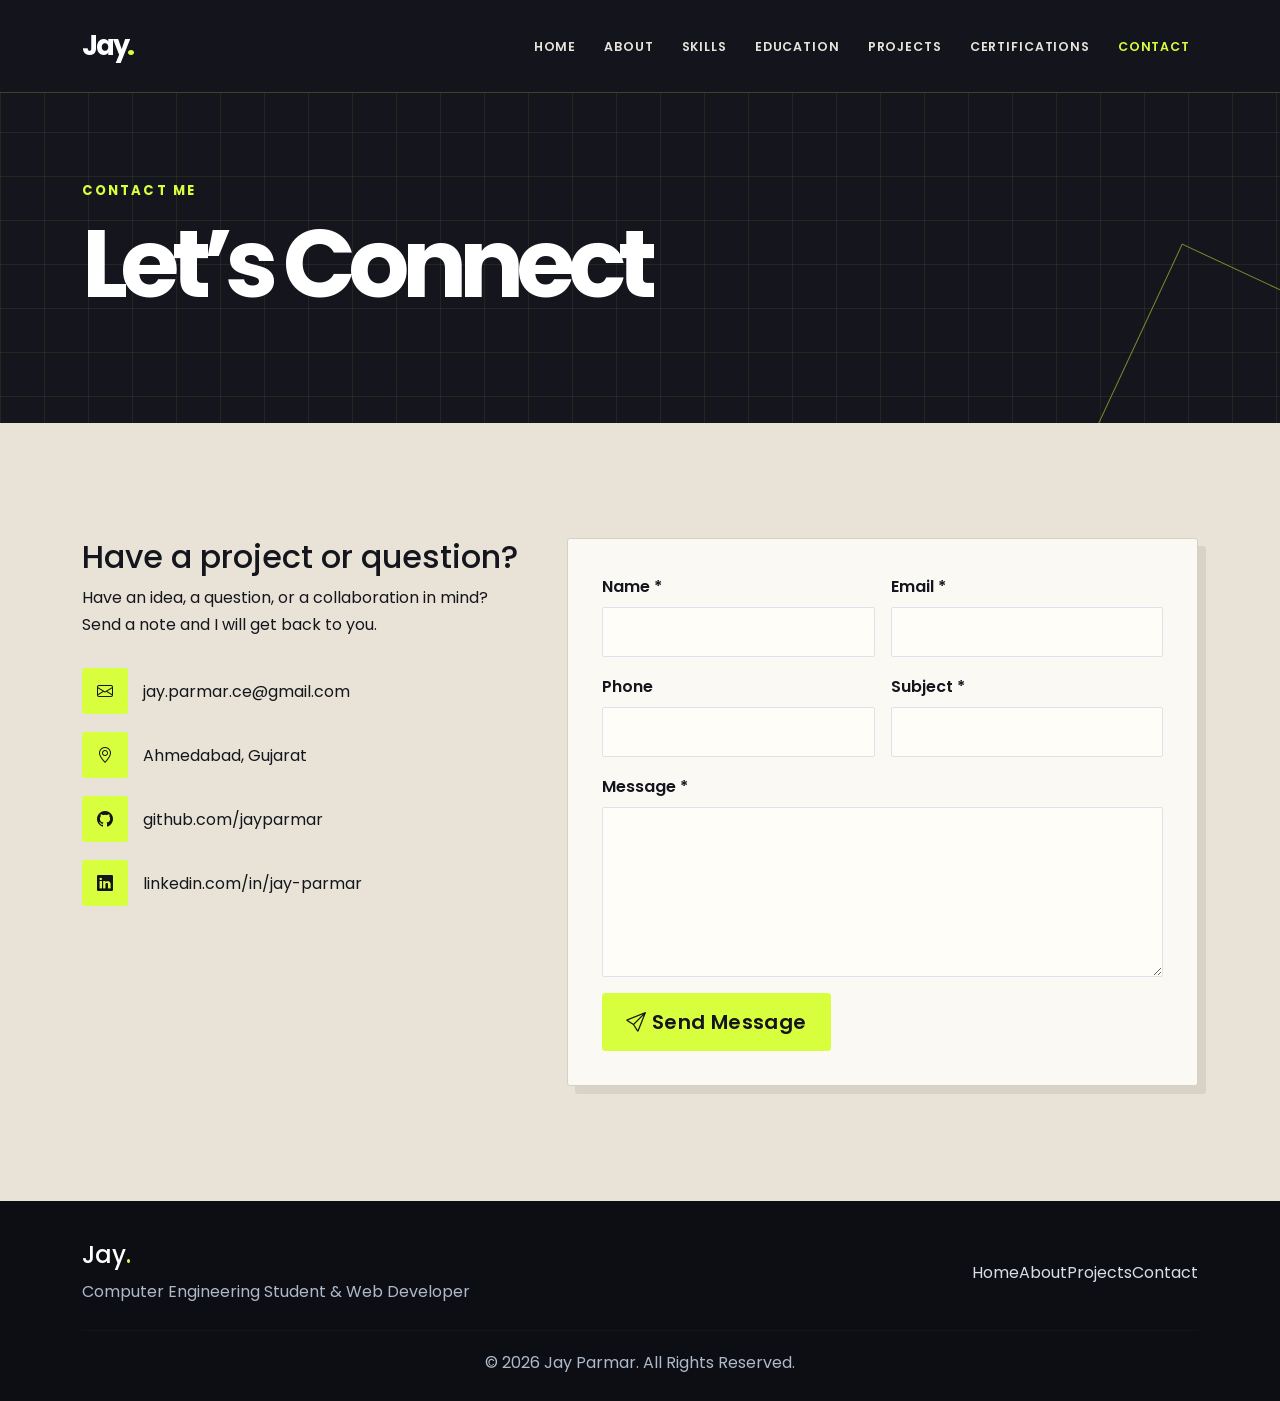
<file: contact.html>
<!DOCTYPE html>
<html lang="en">

<head>
    <meta charset="UTF-8">
    <meta name="viewport" content="width=device-width, initial-scale=1.0">
    <meta name="description" content="Contact Jay Parmar">
    <title>Contact | Jay Parmar</title>
    <link rel="preconnect" href="https://fonts.googleapis.com">
    <link rel="preconnect" href="https://fonts.gstatic.com" crossorigin>
    <link href="https://fonts.googleapis.com/css2?family=Poppins:wght@300;400;500;600;700&display=swap"
        rel="stylesheet">
    <link href="https://cdn.jsdelivr.net/npm/bootstrap@5.3.3/dist/css/bootstrap.min.css" rel="stylesheet">
    <link href="https://cdn.jsdelivr.net/npm/bootstrap-icons@1.11.3/font/bootstrap-icons.css" rel="stylesheet">
    <link rel="stylesheet" href="css/style.css">
</head>

<body>
    <nav class="navbar navbar-expand-lg navbar-dark fixed-top custom-navbar">
        <div class="container"><a class="navbar-brand fw-bold" href="index.html">Jay<span>.</span></a><button
                class="navbar-toggler" type="button" data-bs-toggle="collapse" data-bs-target="#mainNav"
                aria-controls="mainNav" aria-expanded="false" aria-label="Toggle navigation"><span
                    class="navbar-toggler-icon"></span></button>
            <div class="collapse navbar-collapse" id="mainNav">
                <ul class="navbar-nav ms-auto align-items-lg-center">
                    <li class="nav-item"><a class="nav-link" href="index.html">Home</a></li>
                    <li class="nav-item"><a class="nav-link" href="about.html">About</a></li>
                    <li class="nav-item"><a class="nav-link" href="skills.html">Skills</a></li>
                    <li class="nav-item"><a class="nav-link" href="education.html">Education</a></li>
                    <li class="nav-item"><a class="nav-link" href="projects.html">Projects</a></li>
                    <li class="nav-item"><a class="nav-link" href="certifications.html">Certifications</a></li>
                    <li class="nav-item"><a class="nav-link active" href="contact.html">Contact</a></li>
                </ul>
            </div>
        </div>
    </nav>
    <header class="page-header">
        <div class="container">
            <p class="eyebrow">CONTACT ME</p>
            <h1>Let’s Connect</h1>
        </div>
    </header>
    <main class="section-padding light-section">
        <div class="container">
            <div class="row g-5">
                <div class="col-lg-5">
                    <h2>Have a project or question?</h2>
                    <p>Have an idea, a question, or a collaboration in mind? Send a note and I will get back to you.</p>
                    <div class="contact-info">
                        <div><i class="bi bi-envelope"></i><span>jay.parmar.ce@gmail.com</span></div>
                        <div><i class="bi bi-geo-alt"></i><span>Ahmedabad, Gujarat</span></div>
                        <div><i class="bi bi-github"></i><span>github.com/jayparmar</span></div>
                        <div><i class="bi bi-linkedin"></i><span>linkedin.com/in/jay-parmar</span></div>
                    </div>
                </div>
                <div class="col-lg-7">
                    <form id="contactForm" class="contact-form">
                        <div id="formMessage" class="alert d-none" role="alert"></div>
                        <div class="row g-3">
                            <div class="col-md-6"><label for="name">Name *</label><input type="text" id="name"
                                    name="name" class="form-control" required></div>
                            <div class="col-md-6"><label for="email">Email *</label><input type="email" id="email"
                                    name="email" class="form-control" required></div>
                            <div class="col-md-6"><label for="phone">Phone</label><input type="text" id="phone"
                                    name="phone" class="form-control"></div>
                            <div class="col-md-6"><label for="subject">Subject *</label><input type="text" id="subject"
                                    name="subject" class="form-control" required></div>
                            <div class="col-12"><label for="message">Message *</label><textarea id="message"
                                    name="message" rows="6" class="form-control" required></textarea></div>
                            <div class="col-12"><button type="submit" class="btn btn-primary btn-lg"><i
                                        class="bi bi-send"></i> Send Message</button></div>
                        </div>
                    </form>
                </div>
            </div>
        </div>
    </main>
    <footer class="footer">
        <div class="container">
            <div class="row g-4 align-items-center">
                <div class="col-md-6">
                    <h4>Jay<span>.</span></h4>
                    <p class="mb-0">Computer Engineering Student &amp; Web Developer</p>
                </div>
                <div class="col-md-6 text-md-end">
                    <div class="footer-links"><a href="index.html">Home</a><a href="about.html">About</a><a
                            href="projects.html">Projects</a><a href="contact.html">Contact</a></div>
                </div>
            </div>
            <hr>
            <p class="text-center mb-0">&copy; <span id="year"></span> Jay Parmar. All Rights Reserved.</p>
        </div>
    </footer>
    <script src="https://cdn.jsdelivr.net/npm/bootstrap@5.3.3/dist/js/bootstrap.bundle.min.js"></script>
    <script src="js/script.js"></script>
</body>

</html>
</file>
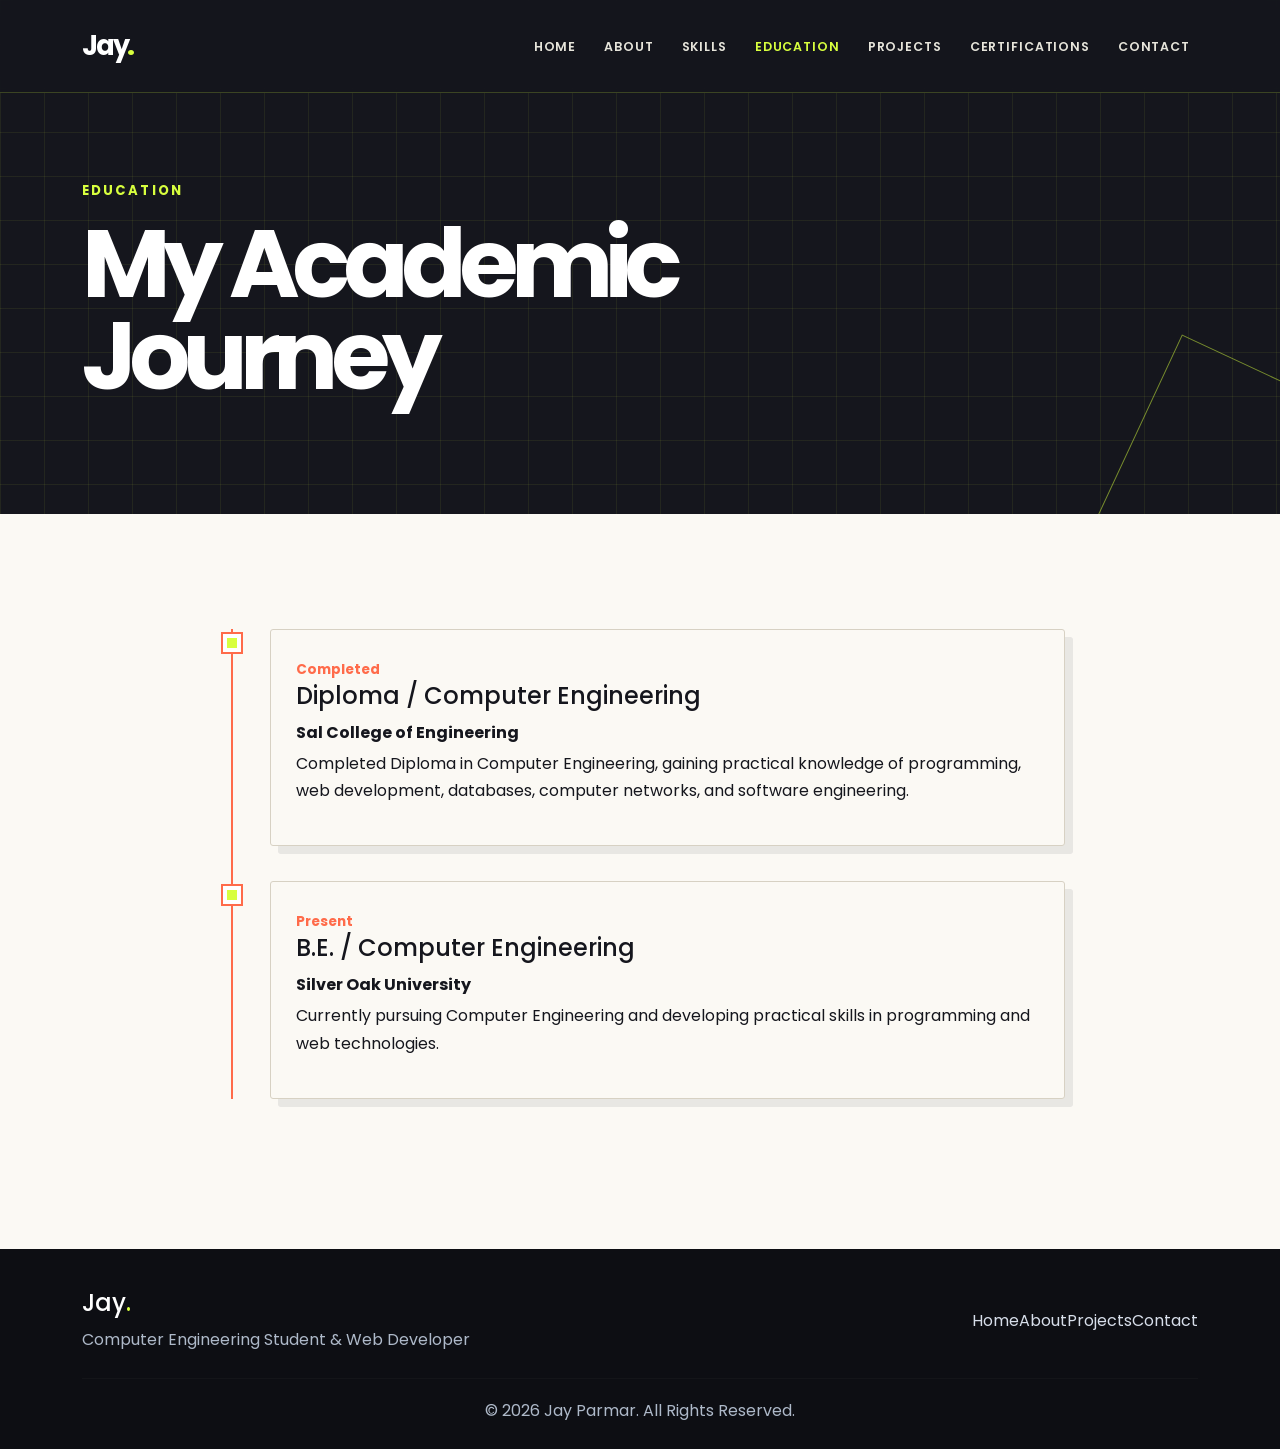
<file: education.html>
<!DOCTYPE html>
<html lang="en">

<head>
    <meta charset="UTF-8">
    <meta name="viewport" content="width=device-width, initial-scale=1.0">
    <meta name="description" content="Jay Parmar's education history">
    <title>Education | Jay Parmar</title>
    <link rel="preconnect" href="https://fonts.googleapis.com">
    <link rel="preconnect" href="https://fonts.gstatic.com" crossorigin>
    <link href="https://fonts.googleapis.com/css2?family=Poppins:wght@300;400;500;600;700&display=swap"
        rel="stylesheet">
    <link href="https://cdn.jsdelivr.net/npm/bootstrap@5.3.3/dist/css/bootstrap.min.css" rel="stylesheet">
    <link href="https://cdn.jsdelivr.net/npm/bootstrap-icons@1.11.3/font/bootstrap-icons.css" rel="stylesheet">
    <link rel="stylesheet" href="css/style.css">
</head>

<body>
    <nav class="navbar navbar-expand-lg navbar-dark fixed-top custom-navbar">
        <div class="container"><a class="navbar-brand fw-bold" href="index.html">Jay<span>.</span></a><button
                class="navbar-toggler" type="button" data-bs-toggle="collapse" data-bs-target="#mainNav"
                aria-controls="mainNav" aria-expanded="false" aria-label="Toggle navigation"><span
                    class="navbar-toggler-icon"></span></button>
            <div class="collapse navbar-collapse" id="mainNav">
                <ul class="navbar-nav ms-auto align-items-lg-center">
                    <li class="nav-item"><a class="nav-link" href="index.html">Home</a></li>
                    <li class="nav-item"><a class="nav-link" href="about.html">About</a></li>
                    <li class="nav-item"><a class="nav-link" href="skills.html">Skills</a></li>
                    <li class="nav-item"><a class="nav-link active" href="education.html">Education</a></li>
                    <li class="nav-item"><a class="nav-link" href="projects.html">Projects</a></li>
                    <li class="nav-item"><a class="nav-link" href="certifications.html">Certifications</a></li>
                    <li class="nav-item"><a class="nav-link" href="contact.html">Contact</a></li>
                </ul>
            </div>
        </div>
    </nav>
    <header class="page-header">
        <div class="container">
            <p class="eyebrow">EDUCATION</p>
            <h1>My Academic Journey</h1>
        </div>
    </header>
    <main class="section-padding">
        <div class="container">
            <div class="timeline">
                <div class="timeline-item">
                    <div class="timeline-dot"></div>
                    <div class="timeline-content"><span class="timeline-year">Completed</span>
                        <h4>Diploma / Computer Engineering</h4>
                        <p class="mb-1"><strong>Sal College of Engineering</strong></p>
                        <p>
                            Completed Diploma in Computer Engineering, gaining practical knowledge of programming,
                            web development, databases, computer networks, and software engineering.
                        </p>
                    </div>
                </div>
                <div class="timeline-item">
                    <div class="timeline-dot"></div>
                    <div class="timeline-content"><span class="timeline-year">Present</span>
                        <h4>B.E. / Computer Engineering</h4>
                        <p class="mb-1"><strong>Silver Oak University</strong></p>
                        <p>Currently pursuing Computer Engineering and developing practical skills in programming and
                            web technologies.</p>
                    </div>
                </div>
                <!-- <div class="timeline-item">
                    <div class="timeline-dot"></div>
                    <div class="timeline-content"><span class="timeline-year">Secondary</span>
                        <h4>Secondary Education</h4>
                        <p>Completed secondary education and developed a strong interest in technology, logic, and
                            problem solving.</p>
                    </div>
                </div> -->
            </div>
        </div>
    </main>
    <footer class="footer">
        <div class="container">
            <div class="row g-4 align-items-center">
                <div class="col-md-6">
                    <h4>Jay<span>.</span></h4>
                    <p class="mb-0">Computer Engineering Student &amp; Web Developer</p>
                </div>
                <div class="col-md-6 text-md-end">
                    <div class="footer-links"><a href="index.html">Home</a><a href="about.html">About</a><a
                            href="projects.html">Projects</a><a href="contact.html">Contact</a></div>
                </div>
            </div>
            <hr>
            <p class="text-center mb-0">&copy; <span id="year"></span> Jay Parmar. All Rights Reserved.</p>
        </div>
    </footer>
    <script src="https://cdn.jsdelivr.net/npm/bootstrap@5.3.3/dist/js/bootstrap.bundle.min.js"></script>
    <script src="js/script.js"></script>
</body>

</html>
</file>
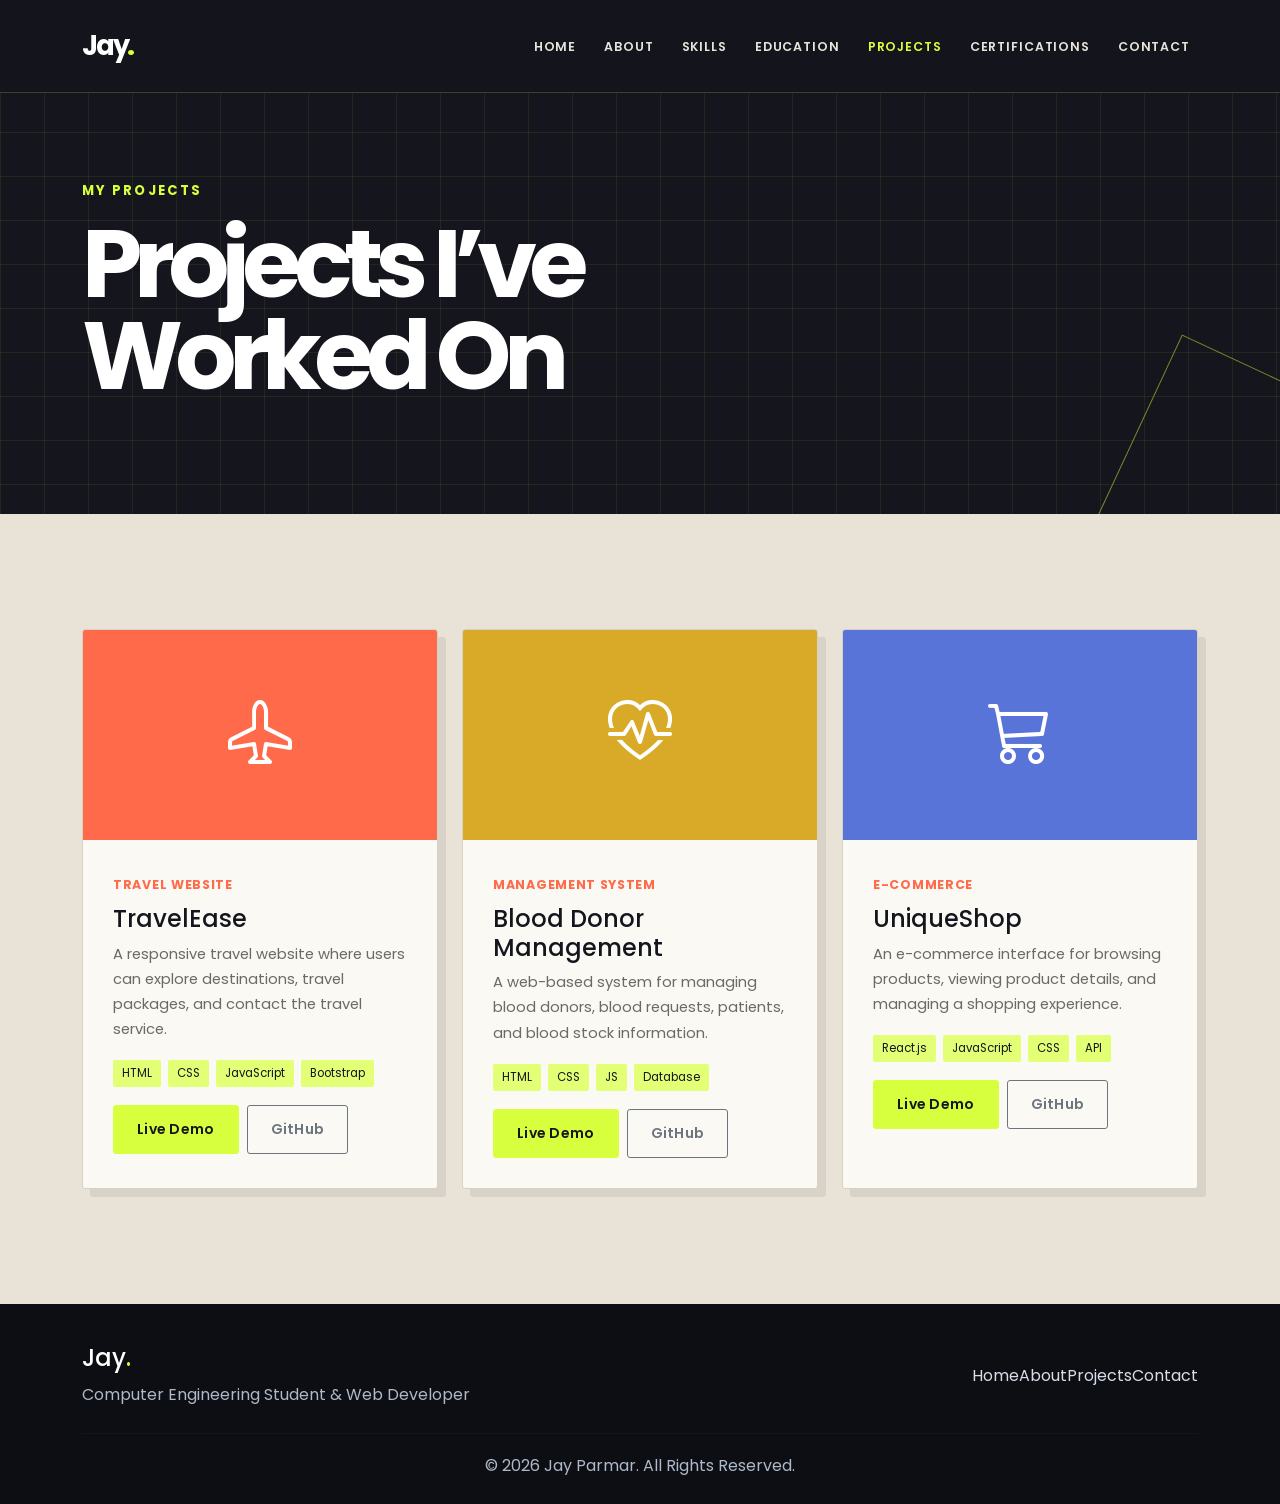
<file: projects.html>
<!DOCTYPE html>
<html lang="en">

<head>
    <meta charset="UTF-8">
    <meta name="viewport" content="width=device-width, initial-scale=1.0">
    <meta name="description" content="Projects built by Jay Parmar">
    <title>Projects | Jay Parmar</title>
    <link rel="preconnect" href="https://fonts.googleapis.com">
    <link rel="preconnect" href="https://fonts.gstatic.com" crossorigin>
    <link href="https://fonts.googleapis.com/css2?family=Poppins:wght@300;400;500;600;700&display=swap"
        rel="stylesheet">
    <link href="https://cdn.jsdelivr.net/npm/bootstrap@5.3.3/dist/css/bootstrap.min.css" rel="stylesheet">
    <link href="https://cdn.jsdelivr.net/npm/bootstrap-icons@1.11.3/font/bootstrap-icons.css" rel="stylesheet">
    <link rel="stylesheet" href="css/style.css">
</head>

<body>
    <nav class="navbar navbar-expand-lg navbar-dark fixed-top custom-navbar">
        <div class="container"><a class="navbar-brand fw-bold" href="index.html">Jay<span>.</span></a><button
                class="navbar-toggler" type="button" data-bs-toggle="collapse" data-bs-target="#mainNav"
                aria-controls="mainNav" aria-expanded="false" aria-label="Toggle navigation"><span
                    class="navbar-toggler-icon"></span></button>
            <div class="collapse navbar-collapse" id="mainNav">
                <ul class="navbar-nav ms-auto align-items-lg-center">
                    <li class="nav-item"><a class="nav-link" href="index.html">Home</a></li>
                    <li class="nav-item"><a class="nav-link" href="about.html">About</a></li>
                    <li class="nav-item"><a class="nav-link" href="skills.html">Skills</a></li>
                    <li class="nav-item"><a class="nav-link" href="education.html">Education</a></li>
                    <li class="nav-item"><a class="nav-link active" href="projects.html">Projects</a></li>
                    <li class="nav-item"><a class="nav-link" href="certifications.html">Certifications</a></li>
                    <li class="nav-item"><a class="nav-link" href="contact.html">Contact</a></li>
                </ul>
            </div>
        </div>
    </nav>
    <header class="page-header">
        <div class="container">
            <p class="eyebrow">MY PROJECTS</p>
            <h1>Projects I’ve Worked On</h1>
        </div>
    </header>
    <main class="section-padding light-section">
        <div class="container">
            <div class="row g-4">
                <div class="col-md-6 col-lg-4">
                    <div class="project-card">
                        <div class="project-image project-travel"><i class="bi bi-airplane"></i></div>
                        <div class="project-body"><span class="project-tag">Travel Website</span>
                            <h4>TravelEase</h4>
                            <p>A responsive travel website where users can explore destinations, travel packages, and
                                contact the travel service.</p>
                            <div class="tech-list">
                                <span>HTML</span><span>CSS</span><span>JavaScript</span><span>Bootstrap</span></div>
                            <div class="project-links"><a href="#" class="btn btn-sm btn-primary">Live Demo</a><a
                                    href="#" class="btn btn-sm btn-outline-secondary">GitHub</a></div>
                        </div>
                    </div>
                </div>
                <div class="col-md-6 col-lg-4">
                    <div class="project-card">
                        <div class="project-image project-blood"><i class="bi bi-heart-pulse"></i></div>
                        <div class="project-body"><span class="project-tag">Management System</span>
                            <h4>Blood Donor Management</h4>
                            <p>A web-based system for managing blood donors, blood requests, patients, and blood stock
                                information.</p>
                            <div class="tech-list"><span>HTML</span><span>CSS</span><span>JS</span><span>Database</span>
                            </div>
                            <div class="project-links"><a href="#" class="btn btn-sm btn-primary">Live Demo</a><a
                                    href="#" class="btn btn-sm btn-outline-secondary">GitHub</a></div>
                        </div>
                    </div>
                </div>
                <div class="col-md-6 col-lg-4">
                    <div class="project-card">
                        <div class="project-image project-shop"><i class="bi bi-cart3"></i></div>
                        <div class="project-body"><span class="project-tag">E-Commerce</span>
                            <h4>UniqueShop</h4>
                            <p>An e-commerce interface for browsing products, viewing product details, and managing a
                                shopping experience.</p>
                            <div class="tech-list">
                                <span>React.js</span><span>JavaScript</span><span>CSS</span><span>API</span></div>
                            <div class="project-links"><a href="#" class="btn btn-sm btn-primary">Live Demo</a><a
                                    href="#" class="btn btn-sm btn-outline-secondary">GitHub</a></div>
                        </div>
                    </div>
                </div>
            </div>
        </div>
    </main>
    <footer class="footer">
        <div class="container">
            <div class="row g-4 align-items-center">
                <div class="col-md-6">
                    <h4>Jay<span>.</span></h4>
                    <p class="mb-0">Computer Engineering Student &amp; Web Developer</p>
                </div>
                <div class="col-md-6 text-md-end">
                    <div class="footer-links"><a href="index.html">Home</a><a href="about.html">About</a><a
                            href="projects.html">Projects</a><a href="contact.html">Contact</a></div>
                </div>
            </div>
            <hr>
            <p class="text-center mb-0">&copy; <span id="year"></span> Jay Parmar. All Rights Reserved.</p>
        </div>
    </footer>
    <script src="https://cdn.jsdelivr.net/npm/bootstrap@5.3.3/dist/js/bootstrap.bundle.min.js"></script>
    <script src="js/script.js"></script>
</body>

</html>
</file>
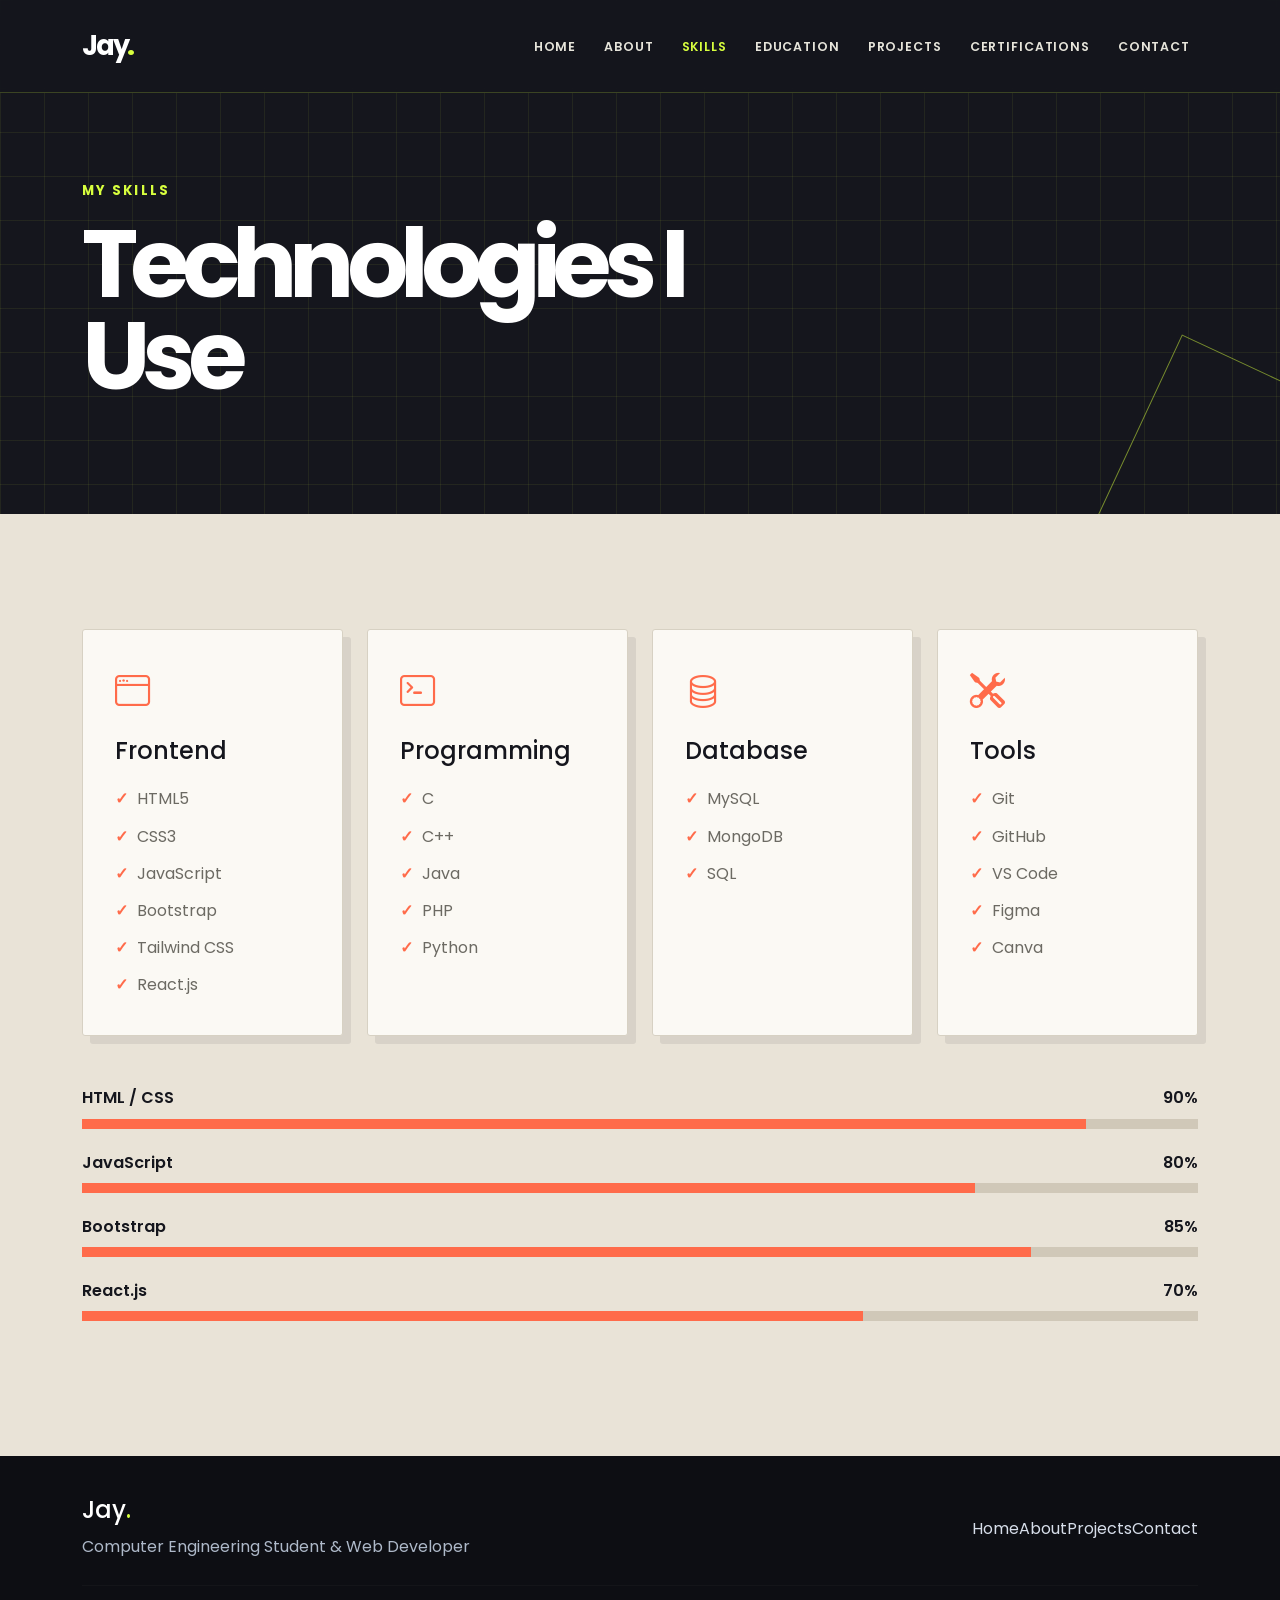
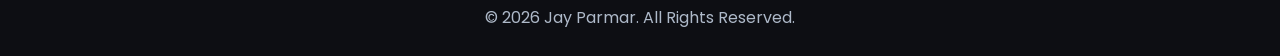
<file: skills.html>
<!DOCTYPE html>
<html lang="en">

<head>
    <meta charset="UTF-8">
    <meta name="viewport" content="width=device-width, initial-scale=1.0">
    <meta name="description" content="Jay Parmar's technical skills">
    <title>Skills | Jay Parmar</title>
    <link rel="preconnect" href="https://fonts.googleapis.com">
    <link rel="preconnect" href="https://fonts.gstatic.com" crossorigin>
    <link href="https://fonts.googleapis.com/css2?family=Poppins:wght@300;400;500;600;700&display=swap"
        rel="stylesheet">
    <link href="https://cdn.jsdelivr.net/npm/bootstrap@5.3.3/dist/css/bootstrap.min.css" rel="stylesheet">
    <link href="https://cdn.jsdelivr.net/npm/bootstrap-icons@1.11.3/font/bootstrap-icons.css" rel="stylesheet">
    <link rel="stylesheet" href="css/style.css">
</head>

<body>
    <nav class="navbar navbar-expand-lg navbar-dark fixed-top custom-navbar">
        <div class="container"><a class="navbar-brand fw-bold" href="index.html">Jay<span>.</span></a><button
                class="navbar-toggler" type="button" data-bs-toggle="collapse" data-bs-target="#mainNav"
                aria-controls="mainNav" aria-expanded="false" aria-label="Toggle navigation"><span
                    class="navbar-toggler-icon"></span></button>
            <div class="collapse navbar-collapse" id="mainNav">
                <ul class="navbar-nav ms-auto align-items-lg-center">
                    <li class="nav-item"><a class="nav-link" href="index.html">Home</a></li>
                    <li class="nav-item"><a class="nav-link" href="about.html">About</a></li>
                    <li class="nav-item"><a class="nav-link active" href="skills.html">Skills</a></li>
                    <li class="nav-item"><a class="nav-link" href="education.html">Education</a></li>
                    <li class="nav-item"><a class="nav-link" href="projects.html">Projects</a></li>
                    <li class="nav-item"><a class="nav-link" href="certifications.html">Certifications</a></li>
                    <li class="nav-item"><a class="nav-link" href="contact.html">Contact</a></li>
                </ul>
            </div>
        </div>
    </nav>
    <header class="page-header">
        <div class="container">
            <p class="eyebrow">MY SKILLS</p>
            <h1>Technologies I Use</h1>
        </div>
    </header>
    <main class="section-padding light-section">
        <div class="container">
            <div class="row g-4">
                <div class="col-md-6 col-lg-3">
                    <div class="skill-card"><i class="bi bi-window"></i>
                        <h4>Frontend</h4>
                        <ul>
                            <li>HTML5</li>
                            <li>CSS3</li>
                            <li>JavaScript</li>
                            <li>Bootstrap</li>
                            <li>Tailwind CSS</li>
                            <li>React.js</li>
                        </ul>
                    </div>
                </div>
                <div class="col-md-6 col-lg-3">
                    <div class="skill-card"><i class="bi bi-terminal"></i>
                        <h4>Programming</h4>
                        <ul>
                            <li>C</li>
                            <li>C++</li>
                            <li>Java</li>
                            <li>PHP</li>
                            <li>Python</li>
                        </ul>
                    </div>
                </div>
                <div class="col-md-6 col-lg-3">
                    <div class="skill-card"><i class="bi bi-database"></i>
                        <h4>Database</h4>
                        <ul>
                            <li>MySQL</li>
                            <li>MongoDB</li>
                            <li>SQL</li>
                        </ul>
                    </div>
                </div>
                <div class="col-md-6 col-lg-3">
                    <div class="skill-card"><i class="bi bi-tools"></i>
                        <h4>Tools</h4>
                        <ul>
                            <li>Git</li>
                            <li>GitHub</li>
                            <li>VS Code</li>
                            <li>Figma</li>
                            <li>Canva</li>
                        </ul>
                    </div>
                </div>
            </div>
            <div class="skills-progress mt-5">
                <div class="progress-item">
                    <div><span>HTML / CSS</span><span>90%</span></div>
                    <div class="progress">
                        <div class="progress-bar" style="width:90%"></div>
                    </div>
                </div>
                <div class="progress-item">
                    <div><span>JavaScript</span><span>80%</span></div>
                    <div class="progress">
                        <div class="progress-bar" style="width:80%"></div>
                    </div>
                </div>
                <div class="progress-item">
                    <div><span>Bootstrap</span><span>85%</span></div>
                    <div class="progress">
                        <div class="progress-bar" style="width:85%"></div>
                    </div>
                </div>
                <div class="progress-item">
                    <div><span>React.js</span><span>70%</span></div>
                    <div class="progress">
                        <div class="progress-bar" style="width:70%"></div>
                    </div>
                </div>
            </div>
        </div>
    </main>
    <footer class="footer">
        <div class="container">
            <div class="row g-4 align-items-center">
                <div class="col-md-6">
                    <h4>Jay<span>.</span></h4>
                    <p class="mb-0">Computer Engineering Student &amp; Web Developer</p>
                </div>
                <div class="col-md-6 text-md-end">
                    <div class="footer-links"><a href="index.html">Home</a><a href="about.html">About</a><a
                            href="projects.html">Projects</a><a href="contact.html">Contact</a></div>
                </div>
            </div>
            <hr>
            <p class="text-center mb-0">&copy; <span id="year"></span> Jay Parmar. All Rights Reserved.</p>
        </div>
    </footer>
    <script src="https://cdn.jsdelivr.net/npm/bootstrap@5.3.3/dist/js/bootstrap.bundle.min.js"></script>
    <script src="js/script.js"></script>
</body>

</html>
</file>
<file: css/style.css>
* {
  margin: 0;
  padding: 0;
  box-sizing: border-box;
}

html {
  scroll-behavior: smooth;
  scroll-padding-top: 75px;
}

body {
  font-family: "Poppins", sans-serif;
  color: #172033;
  background: #fff;
  line-height: 1.7;
}

.page-header {
  padding: 170px 0 90px;
  background: linear-gradient(135deg, #0b1324 0%, #10244a 100%);
  color: #fff;
  text-align: center;
}

.page-header h1 {
  font-weight: 700;
  font-size: clamp(2.4rem, 5vw, 4rem);
}

:root {
  --primary: #0d6efd;
  --dark: #0b1324;
  --muted: #687386;
  --light: #f5f8fc;
  --border: #e4e9f0;
}

.custom-navbar {
  background: rgba(11, 19, 36, 0.96);
  padding: 14px 0;
  transition: 0.3s ease;
}

.navbar-brand {
  font-size: 1.7rem;
}

.navbar-brand span,
.footer h4 span {
  color: #6ea8fe;
}

.nav-link {
  color: #e9eef8 !important;
  margin-left: 12px;
  font-size: 0.95rem;
}

.nav-link:hover,
.nav-link.active {
  color: #6ea8fe !important;
}

.hero-section {
  min-height: 100vh;
  background:
    radial-gradient(circle at 80% 20%, rgba(13, 110, 253, 0.25), transparent 35%),
    linear-gradient(135deg, #0b1324 0%, #10244a 100%);
  color: #fff;
}

.eyebrow,
.section-heading p {
  color: var(--primary);
  font-weight: 700;
  letter-spacing: 2px;
  font-size: 0.82rem;
}

.hero-section .eyebrow {
  color: #8ab8ff;
}

.hero-section h1 {
  font-size: clamp(2.6rem, 6vw, 5rem);
  line-height: 1.1;
  font-weight: 700;
}

.hero-section h1 span {
  color: #6ea8fe;
}

.hero-role {
  margin-top: 18px;
  font-size: clamp(1.25rem, 2.5vw, 1.8rem);
  font-weight: 500;
}

.hero-text {
  max-width: 650px;
  color: #c6d0df;
  margin: 22px 0 30px;
  font-size: 1.05rem;
}

.btn {
  border-radius: 10px;
  font-weight: 600;
  padding: 11px 22px;
}

.social-links a {
  display: inline-flex;
  width: 43px;
  height: 43px;
  margin-right: 8px;
  align-items: center;
  justify-content: center;
  border: 1px solid rgba(255, 255, 255, .25);
  border-radius: 50%;
  color: #fff;
  text-decoration: none;
  transition: .3s;
}

.social-links a:hover {
  background: var(--primary);
  border-color: var(--primary);
  transform: translateY(-3px);
}

.profile-wrapper {
  position: relative;
  display: inline-block;
  padding: 25px;
}

.profile-circle {
  width: 320px;
  height: 320px;
  border-radius: 50%;
  background: linear-gradient(145deg, #2f80ed, #56ccf2);
  padding: 10px;
  box-shadow: 0 25px 70px rgba(0, 0, 0, .3);
}

.profile-circle img {
  width: 100%;
  height: 100%;
  border-radius: 50%;
  object-fit: cover;
  background: #fff;
}

.floating-card {
  position: absolute;
  background: #fff;
  color: #172033;
  padding: 11px 15px;
  border-radius: 12px;
  box-shadow: 0 10px 30px rgba(0, 0, 0, .18);
  font-size: .8rem;
  font-weight: 600;
}

.floating-card i {
  color: var(--primary);
  margin-right: 5px;
}

.card-one {
  left: -20px;
  bottom: 45px;
}

.card-two {
  right: -20px;
  top: 50px;
}

.section-padding {
  padding: 100px 0;
}

.light-section {
  background: var(--light);
}

.section-heading {
  text-align: center;
  margin-bottom: 55px;
}

.section-heading h2 {
  font-weight: 700;
  font-size: 2.3rem;
}

.section-heading p {
  margin-bottom: 8px;
}

.section-heading h2::after {
  content: "";
  display: block;
  width: 55px;
  height: 4px;
  background: var(--primary);
  margin: 13px auto 0;
  border-radius: 5px;
}

.info-box {
  padding: 15px 18px;
  border: 1px solid var(--border);
  border-radius: 12px;
  background: #fff;
}

.objective-card {
  padding: 35px;
  background: #fff;
  border-radius: 18px;
  border: 1px solid var(--border);
  box-shadow: 0 15px 40px rgba(24, 44, 75, .07);
}

.objective-card i {
  display: inline-flex;
  width: 55px;
  height: 55px;
  border-radius: 14px;
  align-items: center;
  justify-content: center;
  background: #e8f1ff;
  color: var(--primary);
  font-size: 1.5rem;
  margin-bottom: 18px;
}

.skill-card,
.certificate-card {
  height: 100%;
  background: #fff;
  border: 1px solid var(--border);
  padding: 30px;
  border-radius: 16px;
  transition: .3s;
}

.skill-card:hover,
.certificate-card:hover,
.project-card:hover {
  transform: translateY(-7px);
  box-shadow: 0 18px 40px rgba(25, 47, 80, .1);
}

.skill-card>i,
.certificate-card>i {
  font-size: 2.2rem;
  color: var(--primary);
}

.skill-card h4,
.certificate-card h4 {
  margin: 15px 0;
}

.skill-card ul {
  list-style: none;
  padding: 0;
  margin: 0;
}

.skill-card li {
  padding: 5px 0;
  color: var(--muted);
}

.skill-card li::before {
  content: "✓";
  color: var(--primary);
  font-weight: 700;
  margin-right: 9px;
}

.progress-item {
  margin-bottom: 20px;
}

.progress-item>div:first-child {
  display: flex;
  justify-content: space-between;
  font-weight: 600;
  margin-bottom: 7px;
}

.progress {
  height: 9px;
  background: #dfe7f2;
  border-radius: 20px;
}

.progress-bar {
  background: var(--primary);
  border-radius: 20px;
}

.timeline {
  max-width: 850px;
  margin: auto;
  position: relative;
}

.timeline::before {
  content: "";
  position: absolute;
  left: 16px;
  top: 0;
  bottom: 0;
  width: 2px;
  background: #dbe5f3;
}

.timeline-item {
  position: relative;
  padding-left: 55px;
  margin-bottom: 35px;
}

.timeline-dot {
  position: absolute;
  left: 8px;
  top: 5px;
  width: 18px;
  height: 18px;
  border: 4px solid #fff;
  border-radius: 50%;
  background: var(--primary);
  box-shadow: 0 0 0 2px var(--primary);
}

.timeline-content {
  background: #fff;
  border: 1px solid var(--border);
  border-radius: 15px;
  padding: 25px;
}

.timeline-year {
  color: var(--primary);
  font-weight: 700;
  font-size: .85rem;
}

.project-card {
  height: 100%;
  background: #fff;
  border-radius: 17px;
  overflow: hidden;
  border: 1px solid var(--border);
  transition: .3s;
}

.project-image {
  height: 190px;
  display: flex;
  align-items: center;
  justify-content: center;
  color: #fff;
  font-size: 4rem;
  background: linear-gradient(135deg, #0d6efd, #5aa7ff);
}

.project-blood {
  background: linear-gradient(135deg, #b02a37, #e35d6a);
}

.project-shop {
  background: linear-gradient(135deg, #6f42c1, #a98eda);
}

.project-body {
  padding: 25px;
}

.project-tag {
  color: var(--primary);
  font-size: .78rem;
  font-weight: 700;
  text-transform: uppercase;
  letter-spacing: .7px;
}

.project-body h4 {
  margin-top: 8px;
}

.project-body p {
  color: var(--muted);
  font-size: .92rem;
}

.tech-list {
  display: flex;
  flex-wrap: wrap;
  gap: 7px;
  margin: 18px 0;
}

.tech-list span {
  font-size: .72rem;
  background: #edf4ff;
  color: #195bb8;
  border-radius: 20px;
  padding: 4px 9px;
}

.project-links {
  display: flex;
  gap: 8px;
}

.certificate-card p {
  color: var(--muted);
  margin-bottom: 5px;
}

.certificate-card small {
  color: #7d8797;
}

.resume-section {
  padding: 70px 0;
  background: #0b1324;
  color: #fff;
}

.resume-box {
  display: flex;
  justify-content: space-between;
  align-items: center;
  gap: 25px;
}

.resume-box p {
  color: #8ab8ff;
  font-weight: 700;
  letter-spacing: 1px;
}

.contact-info {
  margin-top: 30px;
}

.contact-info>div {
  display: flex;
  align-items: center;
  gap: 15px;
  margin: 18px 0;
}

.contact-info i {
  width: 43px;
  height: 43px;
  display: inline-flex;
  align-items: center;
  justify-content: center;
  background: #e8f1ff;
  color: var(--primary);
  border-radius: 10px;
}

.contact-form {
  background: #fff;
  padding: 30px;
  border-radius: 18px;
  border: 1px solid var(--border);
  box-shadow: 0 15px 40px rgba(24, 44, 75, .06);
}

.contact-form label {
  font-weight: 600;
  margin-bottom: 7px;
}

.form-control {
  padding: 12px 14px;
  border-radius: 9px;
  border-color: #dce3ed;
}

.form-control:focus {
  border-color: var(--primary);
  box-shadow: 0 0 0 .2rem rgba(13, 110, 253, .12);
}

.footer {
  background: #070d19;
  color: #aeb9c9;
  padding: 40px 0 25px;
}

.footer h4 {
  color: #fff;
}

.footer-grid {
  align-items: flex-start;
}

.footer-title {
  color: #fff;
  font-size: 0.82rem;
  letter-spacing: 0.12em;
  text-transform: uppercase;
  margin-bottom: 15px;
  font-weight: 700;
}

.footer-links-list,
.footer-contact-list {
  list-style: none;
  padding: 0;
  margin: 0;
}

.footer-links-list li,
.footer-contact-list li {
  margin-bottom: 10px;
  color: #c9d3e0;
}

.footer-links a,
.footer-links-list a,
.footer-contact-list a {
  color: #d7deea;
  text-decoration: none;
}

.footer-links a:hover,
.footer-links-list a:hover,
.footer-contact-list a:hover {
  color: #6ea8fe;
}

.footer-contact-list li {
  display: flex;
  align-items: center;
  gap: 10px;
}

.footer-contact-list i {
  color: #6ea8fe;
}

.footer-socials {
  display: flex;
  gap: 10px;
  margin-top: 10px;
}

.footer-socials a {
  display: inline-flex;
  width: 38px;
  height: 38px;
  align-items: center;
  justify-content: center;
  border-radius: 50%;
  border: 1px solid rgba(255, 255, 255, 0.15);
  background: rgba(255, 255, 255, 0.02);
}

.footer-socials a:hover {
  background: #6ea8fe;
  border-color: #6ea8fe;
  color: #07101d;
}

.footer hr {
  border-color: rgba(255, 255, 255, .1);
  margin: 25px 0 18px;
}

.back-to-top {
  position: fixed;
  right: 22px;
  bottom: 22px;
  width: 45px;
  height: 45px;
  border: 0;
  border-radius: 50%;
  background: var(--primary);
  color: #fff;
  display: none;
  z-index: 1000;
}

.back-to-top.show {
  display: block;
}

@media (max-width: 991px) {
  .nav-link {
    margin-left: 0;
  }

  .profile-circle {
    width: 270px;
    height: 270px;
  }

  .resume-box {
    flex-direction: column;
    text-align: center;
  }
}

@media (max-width: 575px) {
  .section-padding {
    padding: 70px 0;
  }

  .profile-circle {
    width: 235px;
    height: 235px;
  }

  .floating-card {
    font-size: .68rem;
  }

  .card-one {
    left: -5px;
  }

  .card-two {
    right: -5px;
  }

  .contact-form {
    padding: 20px;
  }
}

/* Editorial visual system */
:root {
  --primary: #d8ff3e;
  --dark: #15161d;
  --muted: #6c6a63;
  --light: #f3efe6;
  --border: #d7d1c3;
  --coral: #ff6b4a;
  --paper: #fbf9f4;
}

body {
  background: var(--paper);
  color: var(--dark);
  font-size: 1rem;
}

body::selection {
  background: var(--primary);
  color: var(--dark);
}

.custom-navbar {
  background: rgba(21, 22, 29, .94);
  border-bottom: 1px solid rgba(216, 255, 62, .2);
  padding: 18px 0;
  backdrop-filter: blur(14px);
}

.navbar-brand {
  letter-spacing: -.08em;
}

.navbar-brand span,
.footer h4 span {
  color: var(--primary);
}

.nav-link {
  color: #e7e5db !important;
  font-size: .78rem;
  font-weight: 600;
  letter-spacing: .07em;
  text-transform: uppercase;
}

.nav-link:hover,
.nav-link.active {
  color: var(--primary) !important;
}

.hero-section,
.page-header {
  position: relative;
  overflow: hidden;
  background-color: var(--dark);
  background-image: linear-gradient(rgba(216, 255, 62, .07) 1px, transparent 1px), linear-gradient(90deg, rgba(216, 255, 62, .07) 1px, transparent 1px);
  background-size: 44px 44px;
}

.hero-section::after,
.page-header::after {
  position: absolute;
  content: "";
  width: 240px;
  height: 240px;
  right: -80px;
  bottom: -100px;
  border: 1px solid var(--primary);
  transform: rotate(25deg);
  opacity: .5;
}

.hero-section .container,
.page-header .container {
  position: relative;
  z-index: 1;
}

.hero-section {
  background-color: var(--dark);
  background-image: linear-gradient(rgba(216, 255, 62, .07) 1px, transparent 1px), linear-gradient(90deg, rgba(216, 255, 62, .07) 1px, transparent 1px);
}

.hero-section h1 {
  max-width: 760px;
  font-size: clamp(3.2rem, 8vw, 7.2rem);
  letter-spacing: -.08em;
  line-height: .94;
}

.hero-section h1 span {
  color: var(--primary);
}

.hero-section .eyebrow,
.resume-box p,
.page-header .eyebrow {
  color: var(--primary);
}

.hero-role {
  max-width: 580px;
  color: #f2eee4;
  font-size: clamp(1.2rem, 2.5vw, 1.8rem);
  letter-spacing: -.03em;
}

.hero-text {
  color: #aaa9a0;
}

.btn {
  border-radius: 3px;
  padding: 13px 23px;
  letter-spacing: .02em;
}

.btn-primary {
  background: var(--primary);
  border-color: var(--primary);
  color: var(--dark);
}

.btn-primary:hover,
.btn-primary:focus {
  background: #efff9e;
  border-color: #efff9e;
  color: var(--dark);
}

.btn-outline-light {
  border-color: #777871;
  color: #f2eee4;
}

.btn-outline-light:hover {
  background: #f2eee4;
  border-color: #f2eee4;
  color: var(--dark);
}

.social-links a {
  border-radius: 3px;
  color: var(--primary);
}

.social-links a:hover {
  background: var(--primary);
  border-color: var(--primary);
  color: var(--dark);
}

.profile-wrapper {
  transform: rotate(3deg);
}

.profile-circle {
  width: 350px;
  height: 390px;
  border-radius: 48% 52% 43% 57%;
  background: var(--primary);
  padding: 9px;
  box-shadow: 18px 18px 0 var(--coral);
}

.profile-circle img {
  border-radius: 44% 56% 40% 60%;
  filter: grayscale(1) contrast(1.15);
}

.floating-card {
  border-radius: 3px;
  box-shadow: 8px 8px 0 var(--primary);
}

.card-one {
  left: -42px;
}

.card-two {
  right: -35px;
}

.page-header {
  padding: 180px 0 105px;
  text-align: left;
}

.page-header h1 {
  max-width: 760px;
  font-size: clamp(3rem, 8vw, 6rem);
  letter-spacing: -.08em;
  line-height: .95;
}

.section-padding {
  padding: 115px 0;
}

.light-section {
  background: #e9e3d7;
}

.section-heading {
  text-align: left;
  margin-bottom: 55px;
}

.section-heading h2 {
  font-size: clamp(2.1rem, 5vw, 3.6rem);
  letter-spacing: -.07em;
  line-height: 1;
}

.section-heading h2::after {
  width: 72px;
  height: 7px;
  background: var(--primary);
  margin: 18px 0 0;
  border-radius: 0;
}

.section-heading p,
.eyebrow {
  letter-spacing: .16em;
}

.info-box,
.objective-card,
.skill-card,
.certificate-card,
.timeline-content,
.project-card,
.contact-form {
  border: 1px solid var(--border);
  border-radius: 3px;
  box-shadow: 8px 8px 0 rgba(21, 22, 29, .08);
}

.info-box,
.objective-card,
.skill-card,
.certificate-card,
.timeline-content,
.contact-form {
  background: var(--paper);
}

.objective-card,
.skill-card,
.certificate-card {
  padding: 32px;
}

.objective-card i,
.contact-info i {
  border-radius: 3px;
  background: var(--primary);
  color: var(--dark);
}

.skill-card:hover,
.certificate-card:hover,
.project-card:hover {
  transform: translate(-4px, -4px);
  box-shadow: 12px 12px 0 rgba(21, 22, 29, .15);
}

.skill-card>i,
.certificate-card>i,
.project-tag,
.timeline-year {
  color: var(--coral);
}

.skill-card li::before {
  color: var(--coral);
}

.progress {
  height: 10px;
  border-radius: 0;
  background: #d0c8b8;
}

.progress-bar {
  background: var(--coral);
  border-radius: 0;
}

.timeline::before {
  background: var(--coral);
}

.timeline-dot {
  border-radius: 0;
  background: var(--primary);
  box-shadow: 0 0 0 2px var(--coral);
}

.project-card {
  background: var(--paper);
}

.project-image {
  height: 210px;
  background: var(--dark);
}

.project-travel {
  background: var(--coral);
}

.project-blood {
  background: #d9aa27;
}

.project-shop {
  background: #5874d8;
}

.project-body {
  padding: 30px;
}

.tech-list span {
  border-radius: 2px;
  background: #e3ff76;
  color: var(--dark);
}

.resume-section {
  background: var(--dark);
  border-top: 1px solid var(--primary);
}

.contact-info i {
  width: 46px;
  height: 46px;
}

.contact-form {
  padding: 34px;
}

.form-control {
  border-radius: 2px;
  background: #fffdf8;
}

.form-control:focus {
  border-color: var(--coral);
  box-shadow: 0 0 0 .2rem rgba(255, 107, 74, .16);
}

.footer {
  background: #0d0e13;
}

.footer-links a:hover {
  color: var(--primary);
}

.back-to-top {
  border-radius: 3px;
  background: var(--primary);
  color: var(--dark);
}

@media (max-width: 575px) {
  .page-header {
    padding: 145px 0 80px;
  }

  .profile-circle {
    width: 245px;
    height: 285px;
  }

  .card-one {
    left: -10px;
  }

  .card-two {
    right: -10px;
  }
}

.lab-page {
  transition: background-color .35s ease;
}

.lab-page[data-lab-theme="mint"] {
  background: #dff3e7;
}

.lab-page[data-lab-theme="peach"] {
  background: #f8ded2;
}

.lab-page[data-lab-theme="sky"] {
  background: #dcebf3;
}

.lab-hero h1 {
  font-size: clamp(3.8rem, 11vw, 9rem);
}

.lab-mark {
  color: var(--coral);
  font-size: .7em;
  vertical-align: top;
}

.lab-intro {
  max-width: 600px;
  color: #aaa9a0;
  font-size: 1.1rem;
}

.lab-section {
  transition: background-color .35s ease;
}

.lab-section-dark {
  background: #e9e3d7;
}

.lab-card {
  height: 100%;
  padding: 28px;
  border: 1px solid var(--border);
  border-radius: 3px;
  background: var(--paper);
  box-shadow: 8px 8px 0 rgba(21, 22, 29, .1);
}

.lab-card-heading {
  display: flex;
  align-items: center;
  justify-content: space-between;
  margin-bottom: 22px;
  color: var(--coral);
  font-size: .78rem;
  font-weight: 700;
  letter-spacing: .12em;
  text-transform: uppercase;
}

.lab-card-heading i {
  font-size: 1.35rem;
}

.lab-video,
.external-video iframe {
  width: 100%;
  border: 0;
  aspect-ratio: 16 / 9;
  display: block;
  object-fit: cover;
}

.external-video span,
.event-label {
  display: block;
  margin-bottom: 9px;
  color: var(--muted);
  font-size: .72rem;
  font-weight: 700;
  letter-spacing: .12em;
  text-transform: uppercase;
}

.lab-video {
  background: var(--dark);
}

.lab-svg,
#artCanvas {
  width: 100%;
  height: auto;
  display: block;
  border: 1px solid var(--dark);
}

.lab-svg {
  margin-top: 18px;
}

.event-card {
  display: flex;
  flex-direction: column;
}

.counter-value {
  display: block;
  margin: 16px 0 22px;
  color: var(--dark);
  font-size: 4rem;
  font-weight: 700;
  letter-spacing: -.08em;
  line-height: 1;
}

.event-card .btn {
  margin-top: auto;
}

.zoom-image,
.switch-image {
  width: 100%;
  height: 150px;
  display: block;
  object-fit: cover;
  border: 4px solid var(--dark);
}

.zoom-image {
  transition: transform .35s ease, filter .35s ease;
}

.zoom-image.is-zoomed {
  transform: scale(1.08);
  filter: saturate(1.3);
}

.switch-image {
  transition: opacity .2s ease;
}

.lab-lede {
  max-width: 430px;
  font-size: 1.25rem;
  line-height: 1.5;
}

.validation-notes {
  display: flex;
  flex-wrap: wrap;
  gap: 8px;
  margin-top: 28px;
}

.validation-notes span {
  padding: 7px 10px;
  background: var(--primary);
  color: var(--dark);
  font-size: .75rem;
  font-weight: 700;
}

.registration-form label {
  display: block;
  margin-bottom: 7px;
  font-weight: 600;
}

.field-error {
  min-height: 20px;
  display: block;
  padding-top: 4px;
  color: #c73c2b;
}

.registration-form .form-control.is-invalid {
  border-color: #c73c2b;
  background-image: none;
}

.success-message {
  margin: 16px 0 0;
  color: #28734d;
  font-weight: 600;
}

.api-toolbar {
  display: flex;
  align-items: center;
  justify-content: space-between;
  gap: 20px;
  margin-bottom: 22px;
}

.api-status {
  min-height: 26px;
  margin-bottom: 18px;
  color: var(--coral);
  font-weight: 600;
}

.api-post {
  height: 100%;
  padding: 24px;
  border: 1px solid var(--border);
  border-top: 5px solid var(--coral);
  background: var(--paper);
}

.api-post span {
  color: var(--coral);
  font-size: .8rem;
  font-weight: 700;
}

.api-post h3 {
  margin: 12px 0 10px;
  font-size: 1.15rem;
  text-transform: capitalize;
}

.api-post p {
  margin-bottom: 0;
  color: var(--muted);
  font-size: .9rem;
}

@media (max-width: 575px) {
  .api-toolbar {
    align-items: flex-start;
    flex-direction: column;
  }

  .lab-card {
    padding: 22px;
  }
}
</file>
